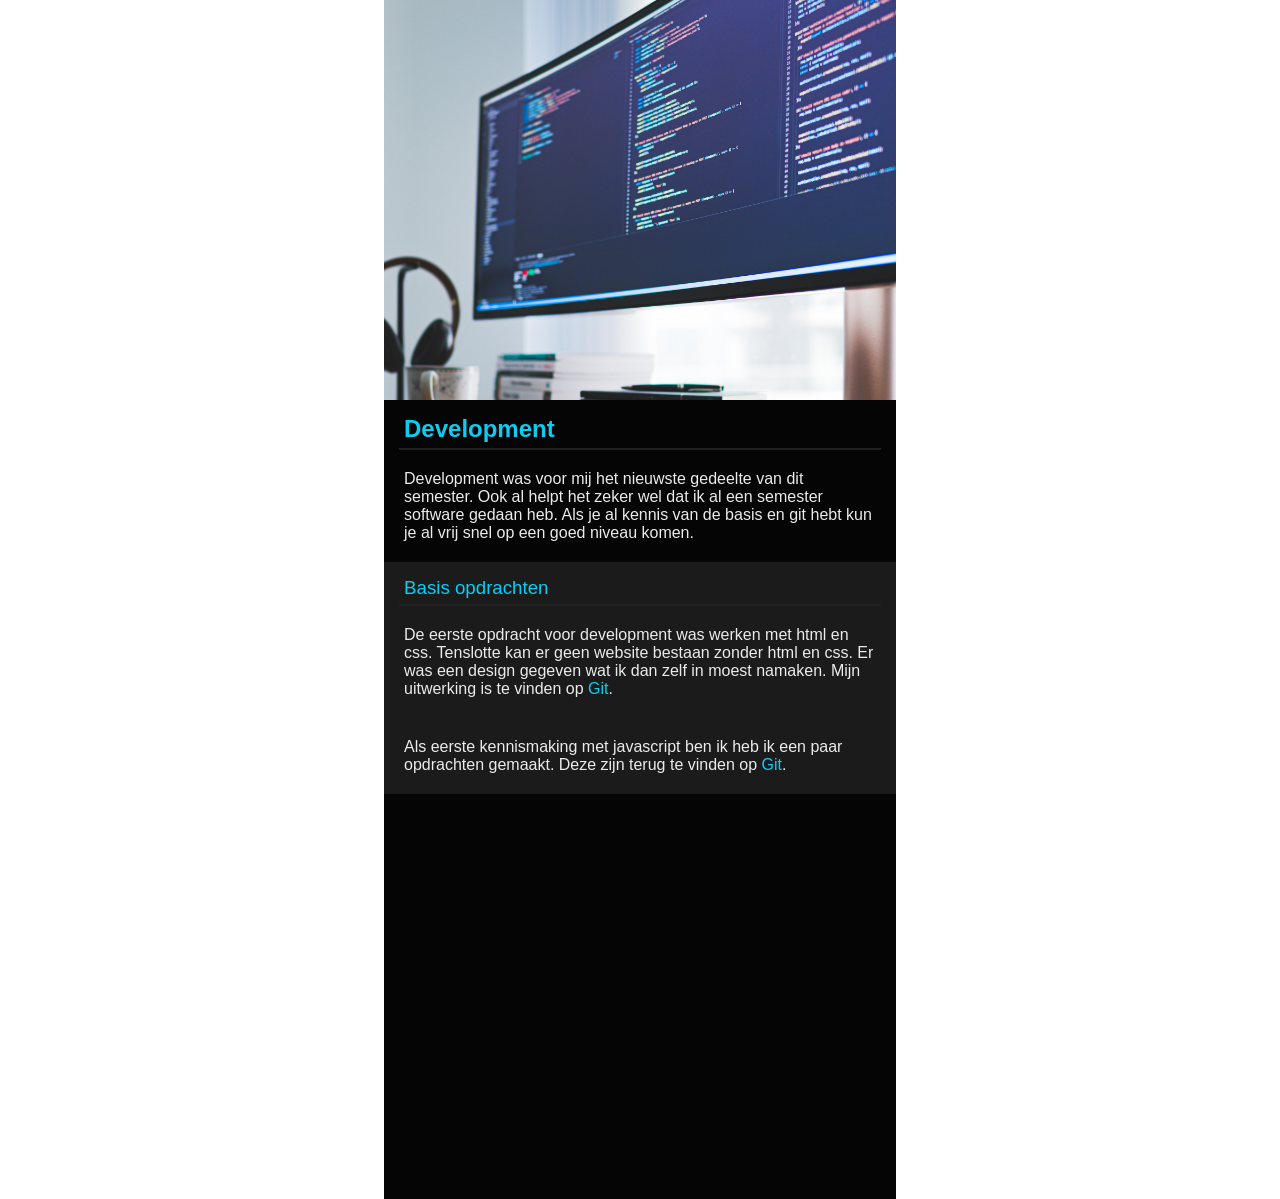
<file: Development.html>
<!DOCTYPE html>
<html lang="en">

<head>
    <meta charset="UTF-8">
    <meta name="viewport" content="width=device-width, initial-scale=1.0">
    <link rel="stylesheet" href="/Css/Index.css">
    <link rel="stylesheet" href="/Css/Dropup.css">
    <link rel="stylesheet" href="/Css/Layout.css">
    <title>Development - Martijn van Iersel</title>
</head>

<body>
    <div class="layout-hero">
        <img src="/Img/Development.jpg" alt="">
    </div>
    <div class="layout-overview">
        <section>
            <div class="layout-1">
                <h1>Development</h1>
                <hr class="rounded">
                <p>Development was voor mij het nieuwste gedeelte van dit semester. Ook al helpt het zeker wel dat ik al
                    een semester software gedaan heb. Als je al kennis van de basis en git hebt kun je al vrij snel op
                    een goed niveau komen.</p>
            </div>
        </section>
        <section>
            <div class="layout-2">
                <h3>Basis opdrachten</h3>
                <hr class="rounded">
                <p>De eerste opdracht voor development was werken met html en css. Tenslotte kan er geen website bestaan
                    zonder html en css. Er was een design gegeven wat ik dan zelf in moest namaken. Mijn uitwerking is
                    te vinden op <a href="https://git.fhict.nl/I512214/M-CactusShop-Flex">Git</a>.</p>
                <p>Als eerste kennismaking met javascript ben ik heb ik een paar opdrachten gemaakt. Deze zijn terug te
                    vinden op <a href="https://git.fhict.nl/I512214/m-eerstejavascriptprobeersel">Git</a>.</p>
            </div>
        </section>

        <section>
            <div class="layout-1 layout-3">
            </div>
        </section>
    </div>
</body>

</html>
</file>
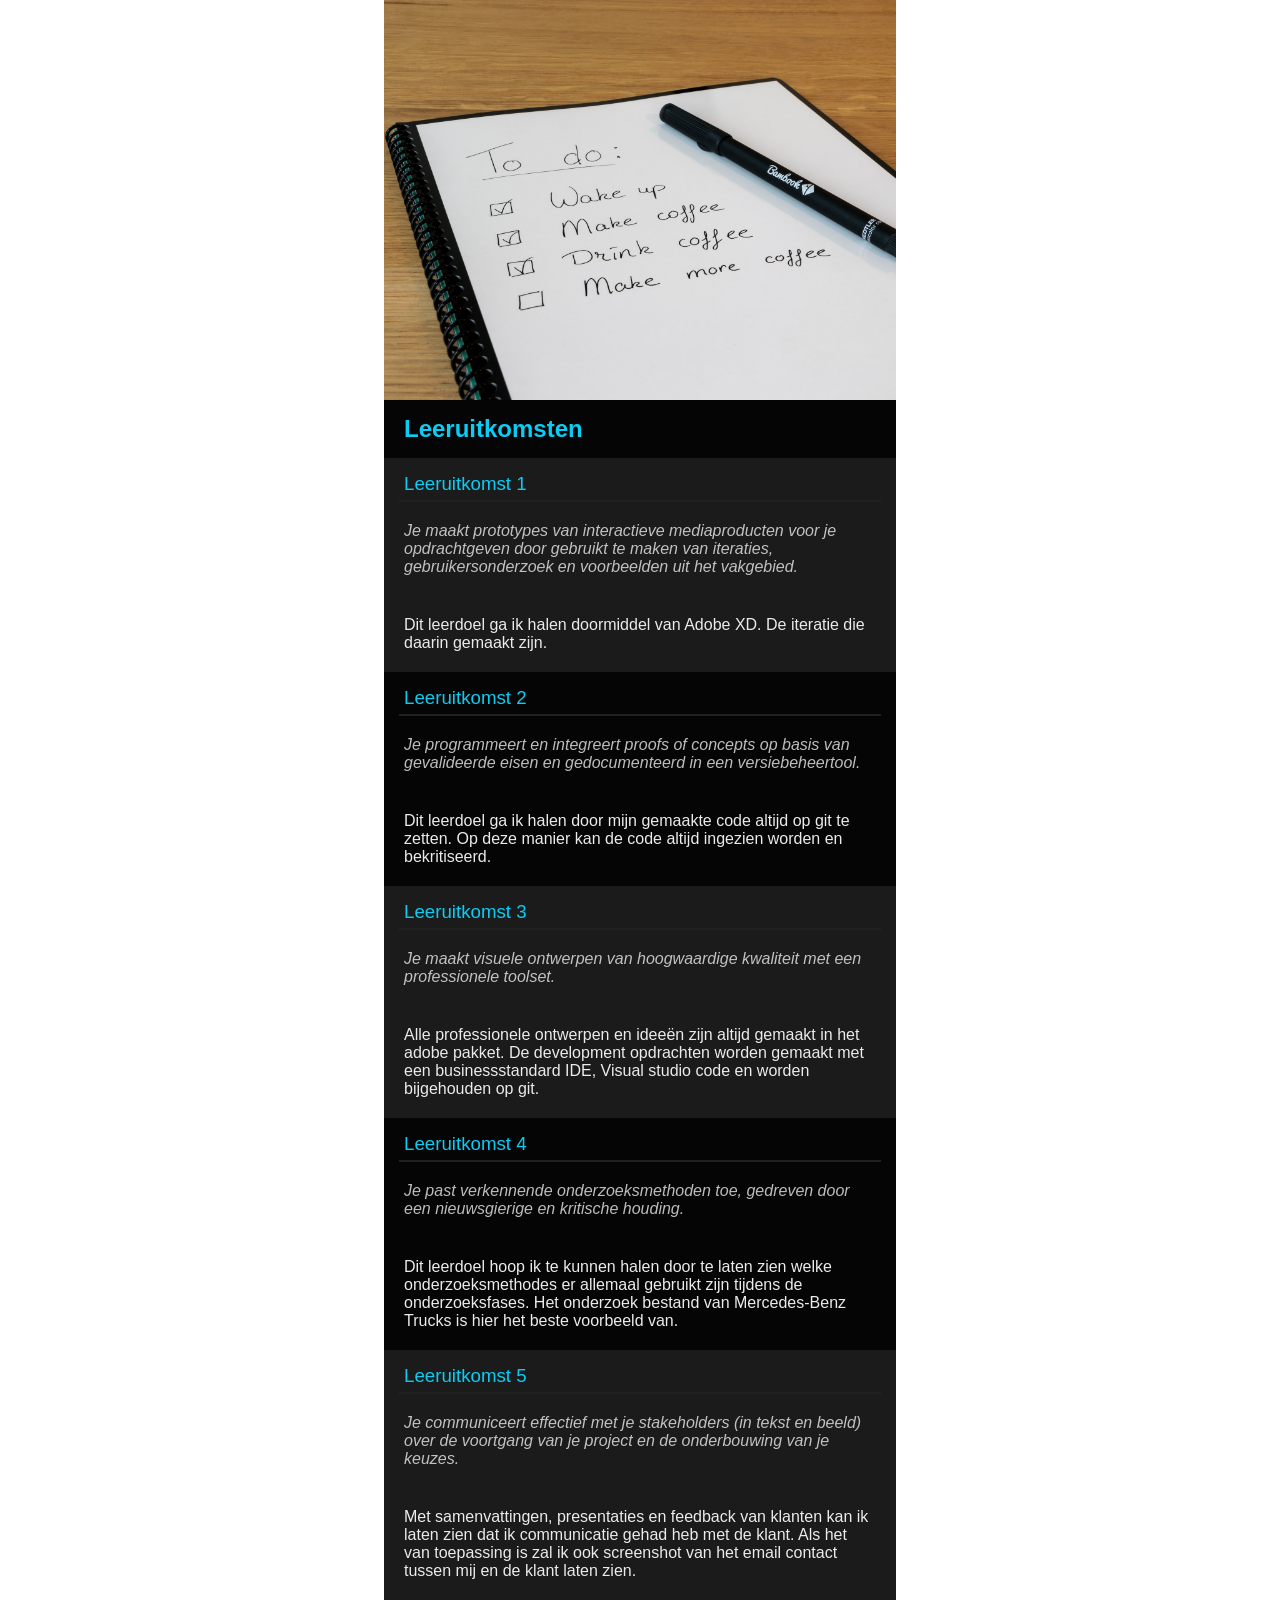
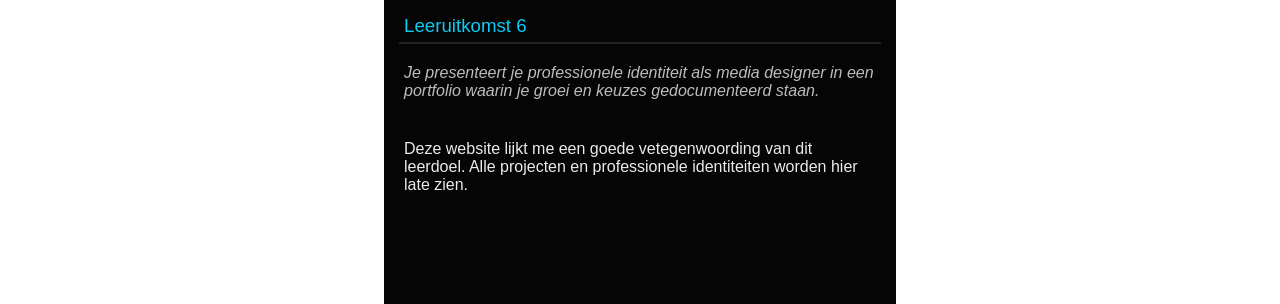
<file: Leeruitkomsten.html>
<!DOCTYPE html>
<html lang="en">

<head>
    <meta charset="UTF-8">
    <meta name="viewport" content="width=device-width, initial-scale=1.0">
    <link rel="stylesheet" href="/Css/Index.css">
    <link rel="stylesheet" href="/Css/Dropup.css">
    <link rel="stylesheet" href="/Css/Layout.css">
    <link rel="stylesheet" href="/Css/Leeruikomsten.css">
    <title>Leeruitkomsten - Martijn van Iersel</title>
</head>

<body>
    <div class="layout-hero">
        <img src="/Img/Leerdoelen.jpg" alt="">
    </div>
    <div class="layout-overview">
        <section>
            <div class="layout-1">
                <h1 style="padding-bottom: 15px;">Leeruitkomsten</h1>
            </div>
        </section>
        <section>
            <div class="layout-2">
            <h3>Leeruitkomst 1</h3>
                <hr class="rounded">
                <p class="italic">Je maakt prototypes van interactieve mediaproducten voor je opdrachtgeven door gebruikt te maken van iteraties, gebruikersonderzoek en voorbeelden uit het vakgebied.</p>
                <p>Dit leerdoel ga ik halen doormiddel van Adobe XD. De iteratie die daarin gemaakt zijn.</p>
            </div>
        </section>
        <section>
            <div class="layout-1">
            <h3>Leeruitkomst 2</h3>
                <hr class="rounded">
                <p class="italic">Je programmeert en integreert proofs of concepts op basis van gevalideerde eisen en gedocumenteerd in een versiebeheertool.</p>
                <p>Dit leerdoel ga ik halen door mijn gemaakte code altijd op git te zetten. Op deze manier kan de code altijd ingezien worden en bekritiseerd.</p>
            </div>
        </section>
        <section>
            <div class="layout-2">
            <h3>Leeruitkomst 3</h3>
                <hr class="rounded">
                <p class="italic">Je maakt visuele ontwerpen van hoogwaardige kwaliteit met een professionele toolset.</p>
                <p>Alle professionele ontwerpen en ideeën zijn altijd gemaakt in het adobe pakket. De development opdrachten worden gemaakt met een businessstandard IDE, Visual studio code en worden bijgehouden op git.</p>
            </div>
        </section>
        <section>
            <div class="layout-1">
            <h3>Leeruitkomst 4</h3>
                <hr class="rounded">
                <p class="italic">Je past verkennende onderzoeksmethoden toe, gedreven door een nieuwsgierige en kritische houding.</p>
                <p>Dit leerdoel hoop ik te kunnen halen door te laten zien welke onderzoeksmethodes er allemaal gebruikt zijn tijdens de onderzoeksfases. Het onderzoek bestand van Mercedes-Benz Trucks is hier het beste voorbeeld van.</p>
            </div>
        </section>
        <section>
            <div class="layout-2">
            <h3>Leeruitkomst 5</h3>
                <hr class="rounded">
                <p class="italic">Je communiceert effectief met je stakeholders (in tekst en beeld) over de voortgang van je project en de onderbouwing van je keuzes.</p>
                <p>Met samenvattingen, presentaties en feedback van klanten kan ik laten zien dat ik communicatie gehad heb met de klant. Als het van toepassing is zal ik ook screenshot van het email contact tussen mij en de klant laten zien.</p>
            </div>
        </section>
        <section>
            <div class="layout-1">
            <h3>Leeruitkomst 6</h3>
                <hr class="rounded">
                <p class="italic">Je presenteert je professionele identiteit als media designer in een portfolio waarin je groei en keuzes gedocumenteerd staan.</p>
                <p>Deze website lijkt me een goede vetegenwoording van dit leerdoel. Alle projecten en professionele identiteiten worden hier late zien.</p>
            </div>
        </section>
        <div class="lu-space"></div>
    </div>



</body>

</html>
</file>
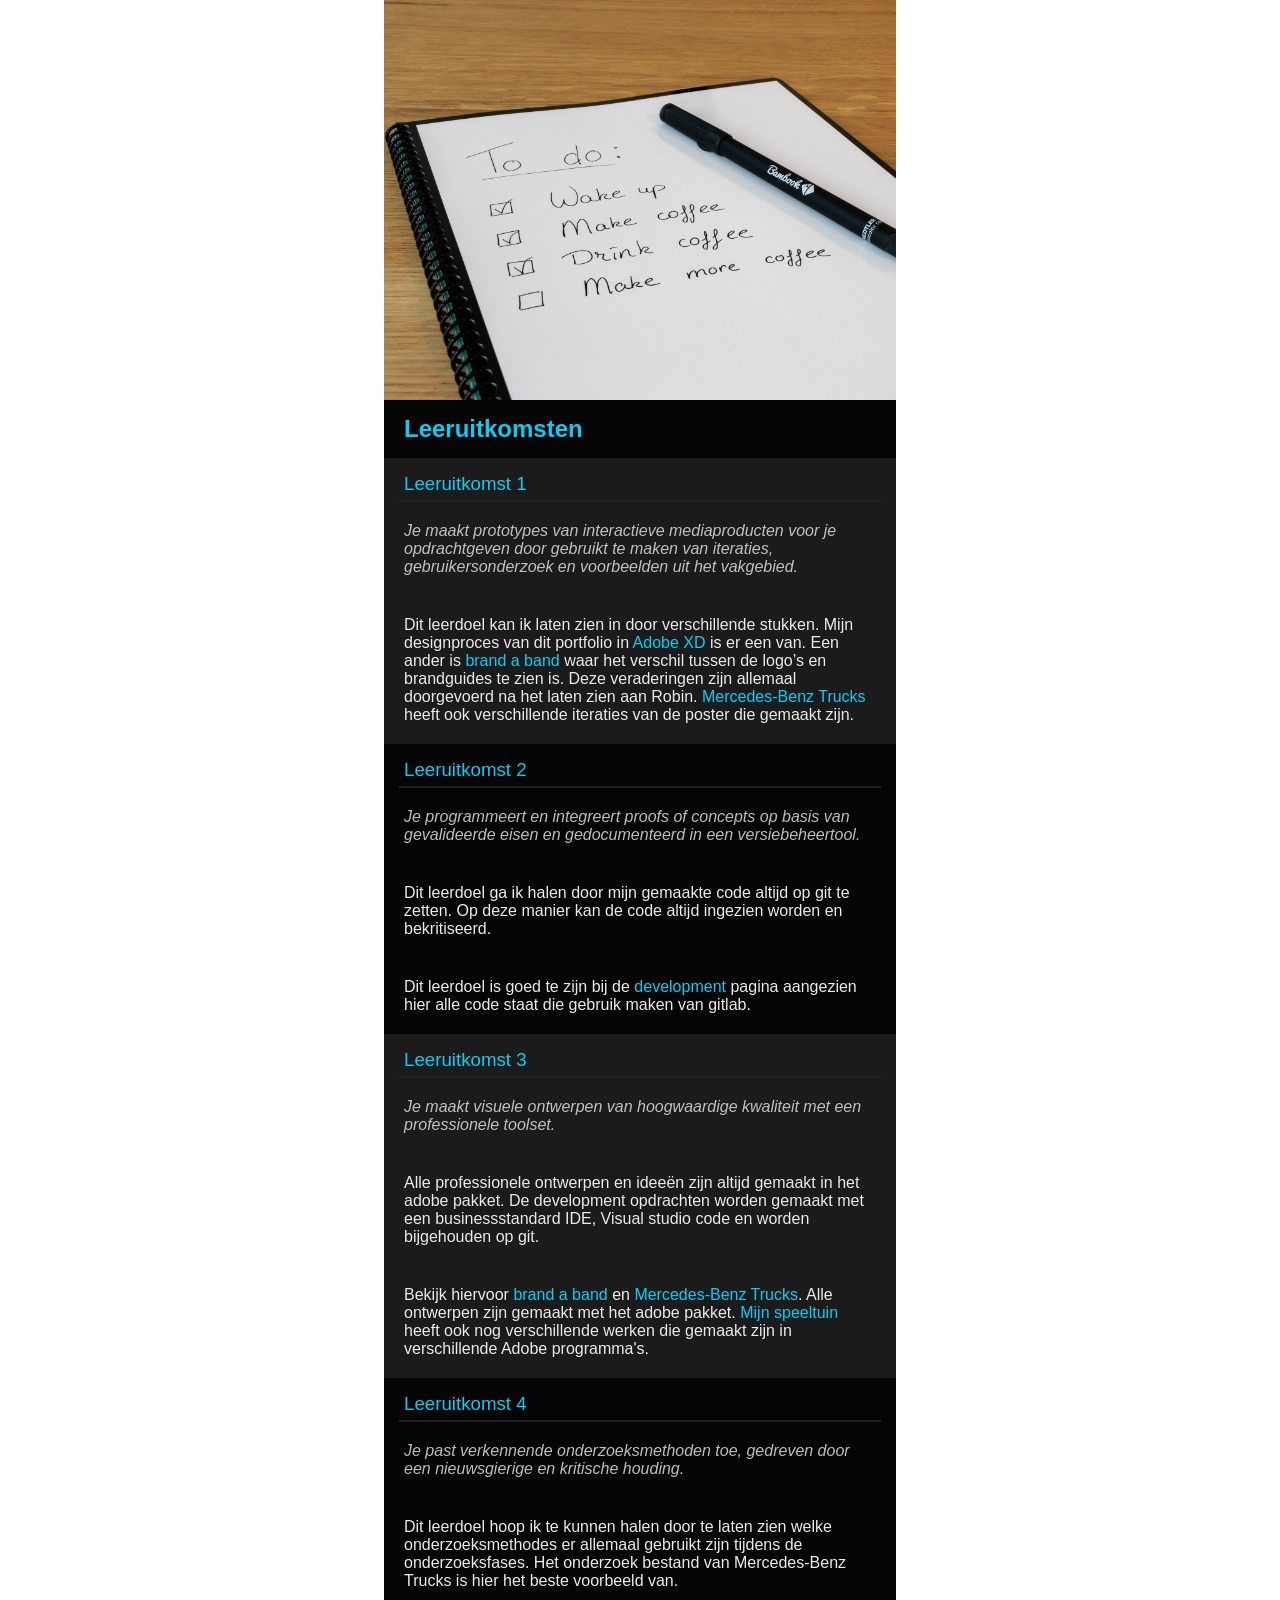
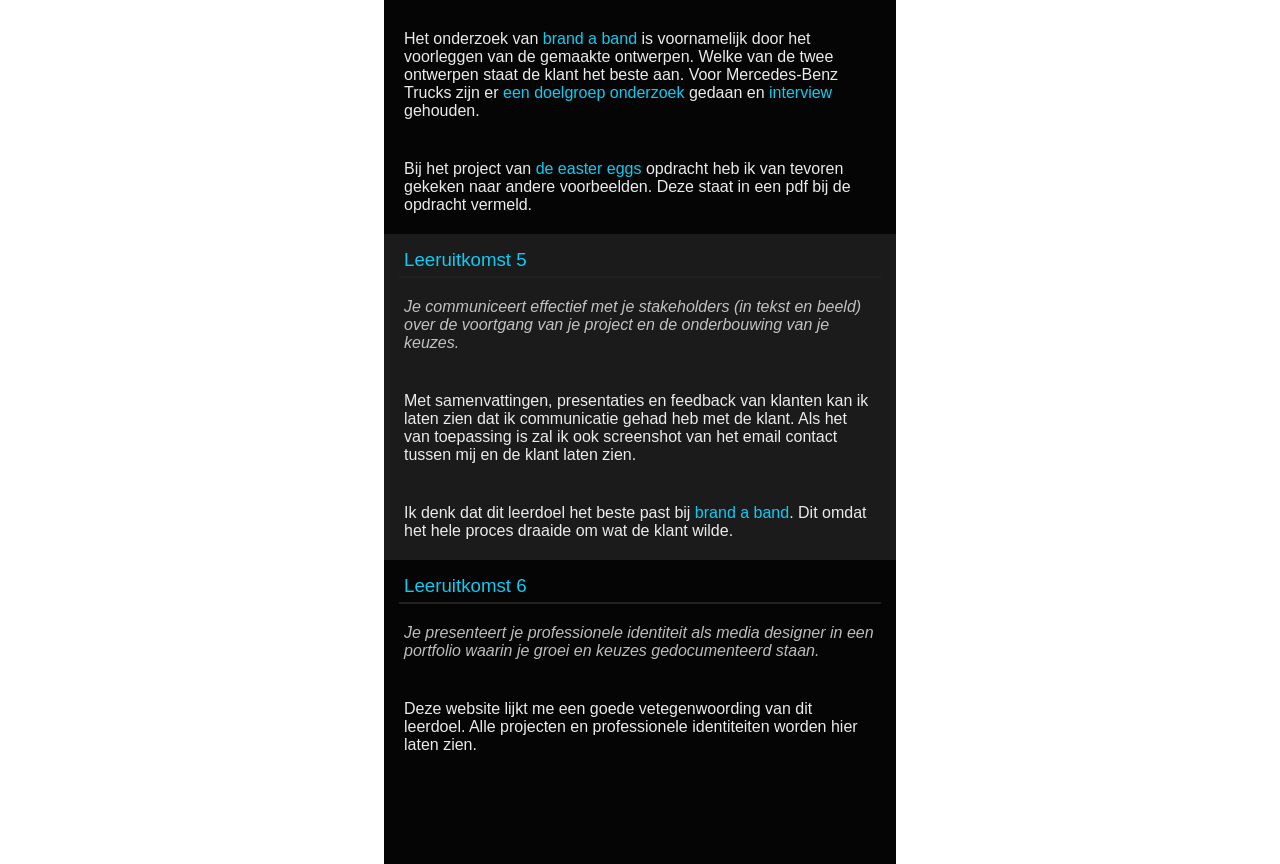
<file: leeruitkomsten.html>
<!DOCTYPE html>
<html lang="en">

<head>
    <meta charset="UTF-8">
    <meta name="viewport" content="width=device-width, initial-scale=1.0">
    <link rel="stylesheet" href="css/index.css">
    <link rel="stylesheet" href="css/dropup.css">
    <link rel="stylesheet" href="css/layout.css">
    <link rel="stylesheet" href="css/leeruikomsten.css">
    <title>Leeruitkomsten - Martijn van Iersel</title>
</head>

<body>
    <div class="layout-hero">
        <img src="images/Leerdoelen.jpg" alt="">
    </div>
    <div class="layout-overview">
        <section>
            <div class="layout-1">
                <h1 style="padding-bottom: 15px;">Leeruitkomsten</h1>
            </div>
        </section>
        <section>
            <div class="layout-2">
                <h3>Leeruitkomst 1</h3>
                <hr class="rounded">
                <p class="italic">Je maakt prototypes van interactieve mediaproducten voor je opdrachtgeven door
                    gebruikt te maken van iteraties, gebruikersonderzoek en voorbeelden uit het vakgebied.</p>

                <p>Dit leerdoel kan ik laten zien in door verschillende stukken. Mijn designproces van dit portfolio in
                    <a href="bewijs/interactief/Portfoliov2.pdf" target="_blank">Adobe
                        XD</a> is er een van. Een ander is <a href="robinvanzandt.html">brand a band</a> waar het
                    verschil tussen de logo’s en brandguides te zien is. Deze veraderingen zijn allemaal doorgevoerd na
                    het laten zien aan Robin. <a href="mercedesbenztrucks.html">Mercedes-Benz
                        Trucks</a> heeft ook verschillende iteraties van de poster die gemaakt zijn.
                </p>

            </div>
        </section>
        <section>
            <div class="layout-1">
                <h3>Leeruitkomst 2</h3>
                <hr class="rounded">
                <p class="italic">Je programmeert en integreert proofs of concepts op basis van gevalideerde eisen en
                    gedocumenteerd in een versiebeheertool.</p>
                <p>Dit leerdoel ga ik halen door mijn gemaakte code altijd op git te zetten. Op deze manier kan de code
                    altijd ingezien worden en bekritiseerd.</p>
                <p>Dit leerdoel is goed te zijn bij de <a href="development.html">development</a> pagina aangezien hier
                    alle code staat die gebruik maken van gitlab.</p>
            </div>
        </section>
        <section>
            <div class="layout-2">
                <h3>Leeruitkomst 3</h3>
                <hr class="rounded">
                <p class="italic">Je maakt visuele ontwerpen van hoogwaardige kwaliteit met een professionele toolset.
                </p>
                <p>Alle professionele ontwerpen en ideeën zijn altijd gemaakt in het adobe pakket. De development
                    opdrachten worden gemaakt met een businessstandard IDE, Visual studio code en worden bijgehouden op
                    git.</p>
                <p>Bekijk hiervoor <a href="robinvanzandt.html">brand a band</a> en <a
                        href="mercedesbenztrucks.html">Mercedes-Benz Trucks</a>. Alle ontwerpen zijn gemaakt met het
                    adobe pakket. <a href="mijnspeeltuin.html">Mijn speeltuin</a> heeft ook nog verschillende werken die
                    gemaakt zijn in verschillende Adobe programma's.</p>
            </div>
        </section>
        <section>
            <div class="layout-1">
                <h3>Leeruitkomst 4</h3>
                <hr class="rounded">
                <p class="italic">Je past verkennende onderzoeksmethoden toe, gedreven door een nieuwsgierige en
                    kritische houding.</p>
                <p>Dit leerdoel hoop ik te kunnen halen door te laten zien welke onderzoeksmethodes er allemaal gebruikt
                    zijn tijdens de onderzoeksfases. Het onderzoek bestand van Mercedes-Benz Trucks is hier het beste
                    voorbeeld van.</p>
                <p>Het onderzoek van <a href="robinvanzandt.html">brand a band</a> is voornamelijk door het voorleggen
                    van de gemaakte ontwerpen. Welke van de twee ontwerpen staat de klant het beste aan. Voor Mercedes-Benz
                    Trucks zijn er <a target="_blank" href="bewijs/mercedesbenztrucks/onderzoek/onderzoek.pdf">een
                        doelgroep onderzoek</a> gedaan en <a target="_blank" href="bewijs/mercedesbenztrucks/interview/MBT-onderzoek.pdf">interview</a> gehouden.</p>
                <p>Bij het project van <a target="_blank"
                        href="bewijs/development/eastereggs/easterEggOnderzoekV2.pdf">de easter eggs</a> opdracht heb ik
                    van tevoren gekeken
                    naar andere voorbeelden. Deze staat in een pdf bij de opdracht vermeld.</p>
            </div>
        </section>
        <section>
            <div class="layout-2">
                <h3>Leeruitkomst 5</h3>
                <hr class="rounded">
                <p class="italic">Je communiceert effectief met je stakeholders (in tekst en beeld) over de voortgang
                    van je project en de onderbouwing van je keuzes.</p>
                <p>Met samenvattingen, presentaties en feedback van klanten kan ik laten zien dat ik communicatie gehad
                    heb met de klant. Als het van toepassing is zal ik ook screenshot van het email contact tussen mij
                    en de klant laten zien.</p>
                <p>Ik denk dat dit leerdoel het beste past bij <a href="robinvanzandt.html">brand a band</a>. Dit omdat
                    het hele proces draaide om wat de klant wilde.</p>
            </div>
        </section>
        <section>
            <div class="layout-1">
                <h3>Leeruitkomst 6</h3>
                <hr class="rounded">
                <p class="italic">Je presenteert je professionele identiteit als media designer in een portfolio waarin
                    je groei en keuzes gedocumenteerd staan.</p>
                <p>Deze website lijkt me een goede vetegenwoording van dit leerdoel. Alle projecten en professionele
                    identiteiten worden hier laten zien.</p>
            </div>
        </section>
        <div class="lu-space"></div>
    </div>



</body>

</html>
</file>
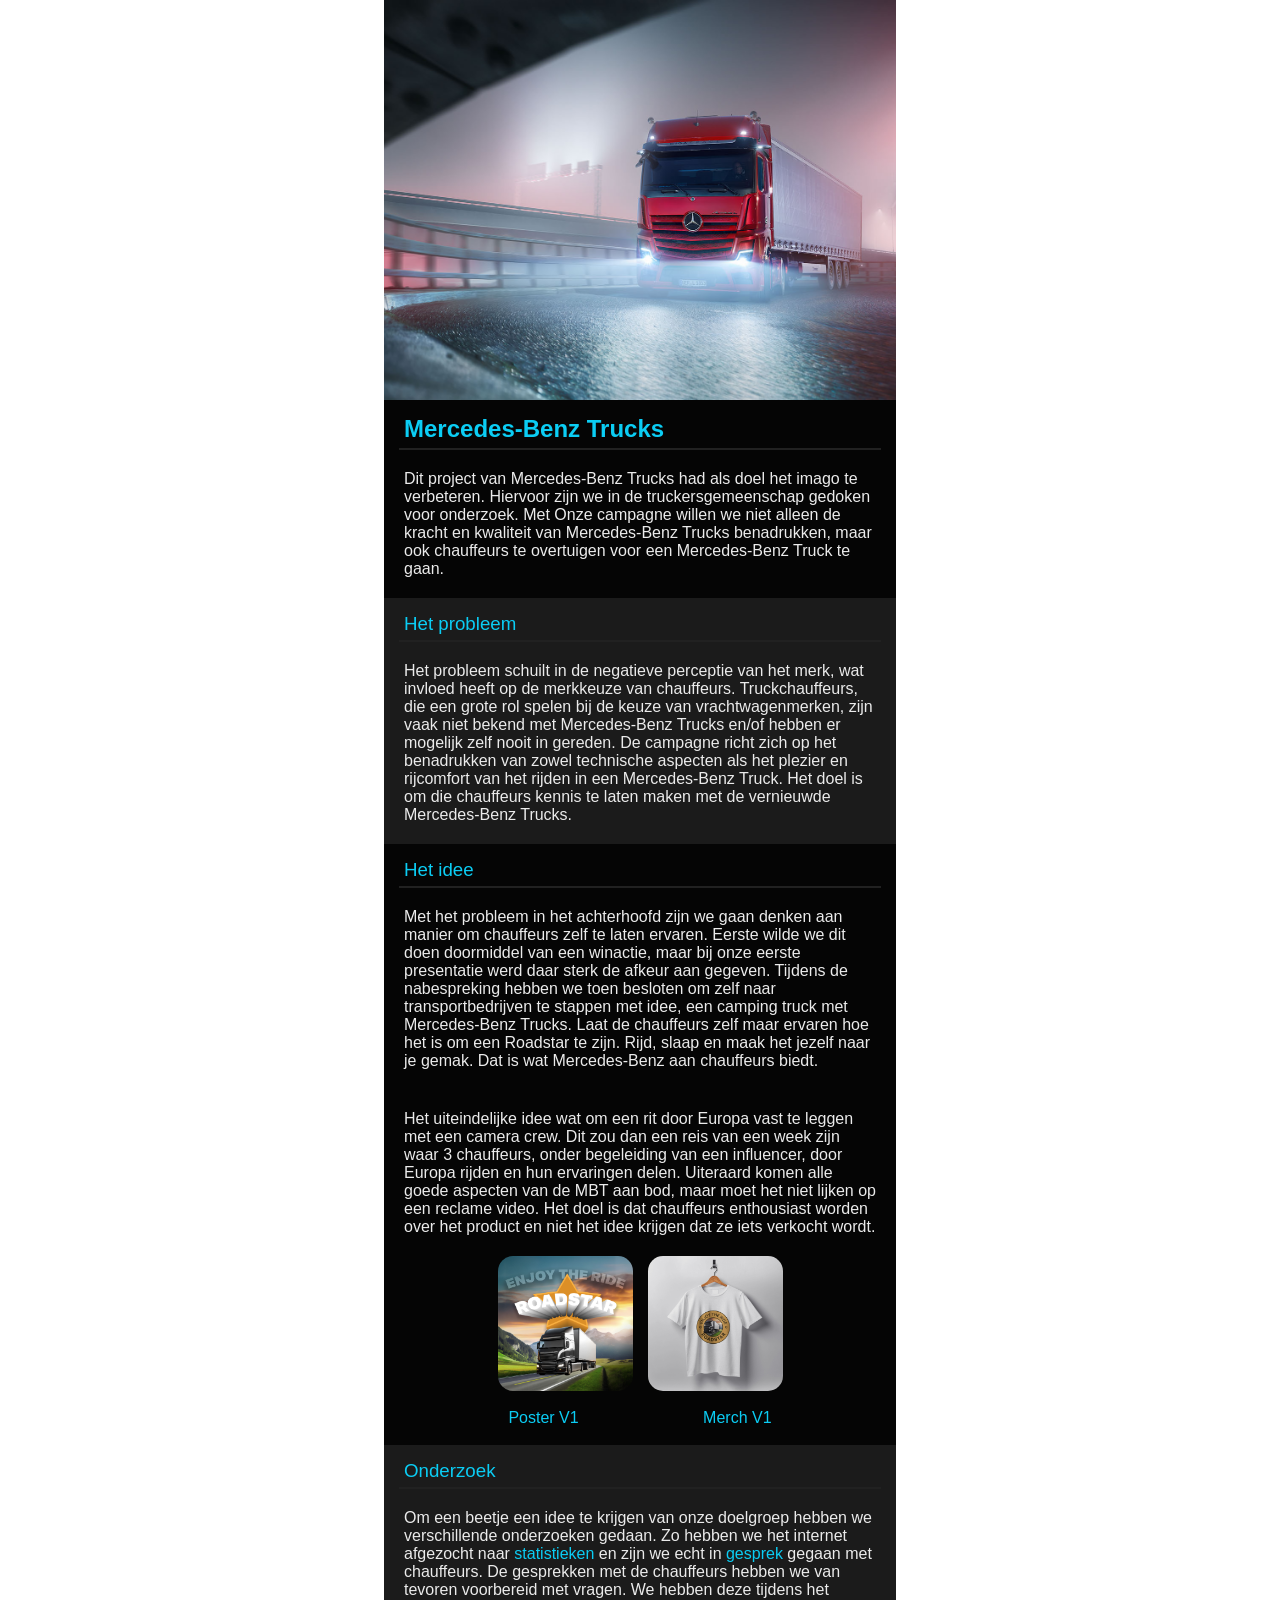
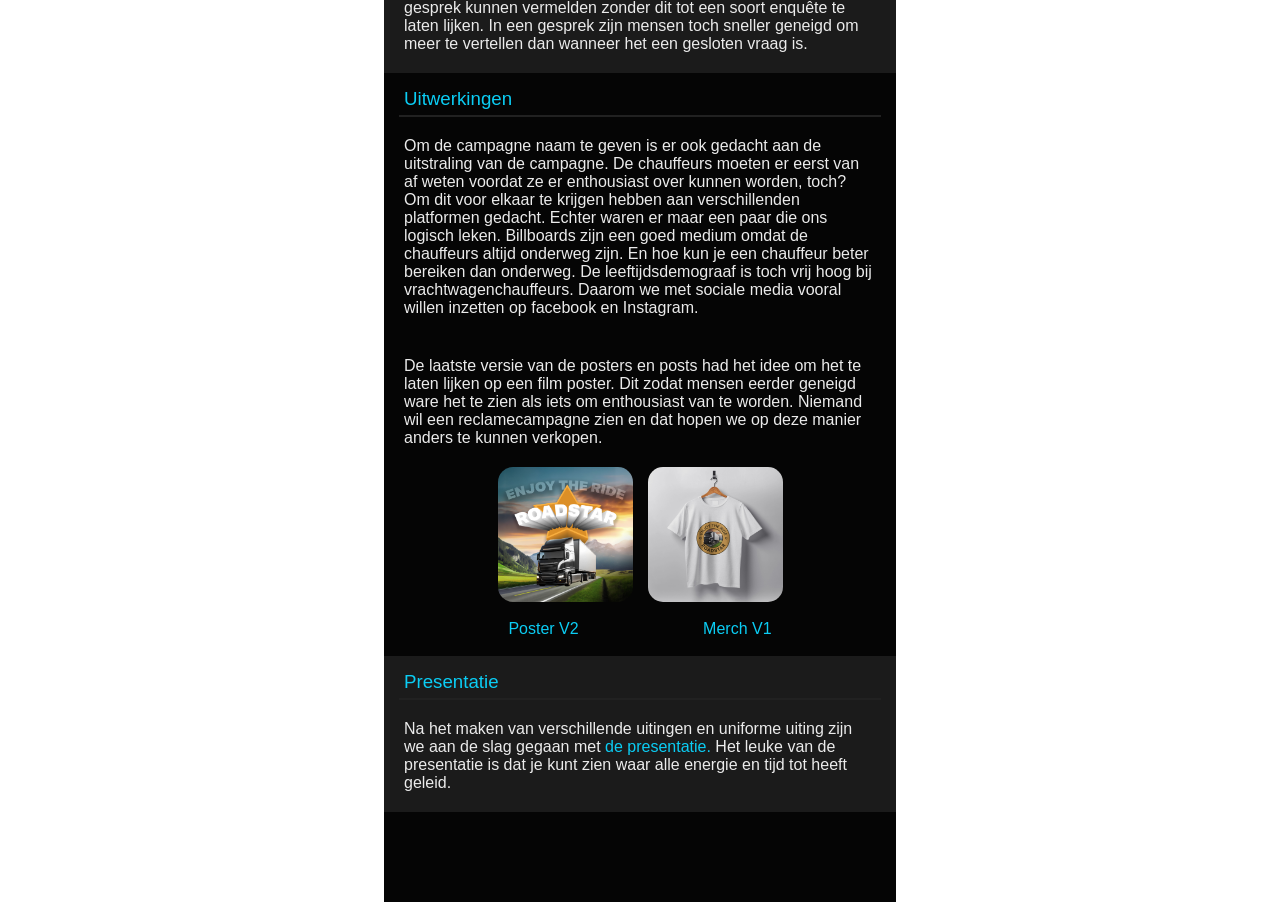
<file: Mercedesbenztrucks.html>
<!DOCTYPE html>
<html lang="en">

<head>
    <meta charset="UTF-8">
    <meta name="viewport" content="width=device-width, initial-scale=1.0">
    <link rel="stylesheet" href="/Css/Index.css">
    <link rel="stylesheet" href="/Css/Dropup.css">
    <link rel="stylesheet" href="/Css/Layout.css">
    <link rel="stylesheet" href="/Css/MercedesBenzTrucks.css">
    <title>Mercedes-Benz trucks - Martijn van Iersel</title>
</head>

<body>
    <div class="layout-hero">
        <img src="/Img/Actros.jpg" alt="">
    </div>

    <div class="layout-overview">
        <section>
            <div class="layout-1">
                <h1>Mercedes-Benz Trucks</h1>
                <hr class="rounded">
                <p>Dit project van Mercedes-Benz Trucks had als doel het imago te verbeteren. Hiervoor zijn we in de
                    truckersgemeenschap gedoken voor onderzoek. Met Onze campagne willen we niet alleen de kracht en
                    kwaliteit van Mercedes-Benz Trucks benadrukken, maar ook chauffeurs te overtuigen voor een
                    Mercedes-Benz
                    Truck te gaan.</p>
            </div>
        </section>

        <section>
            <div class="layout-2">
                <h3>Het probleem</h3>
                <hr class="rounded">
                <p>Het probleem schuilt in de negatieve perceptie van het merk, wat invloed heeft op de merkkeuze van
                    chauffeurs. Truckchauffeurs, die een grote rol spelen bij de keuze van vrachtwagenmerken, zijn vaak
                    niet bekend met Mercedes-Benz Trucks en/of hebben er mogelijk zelf nooit in gereden. De campagne
                    richt zich op het benadrukken van zowel technische aspecten als het plezier en rijcomfort van het
                    rijden in een Mercedes-Benz Truck. Het doel is om die chauffeurs kennis te laten maken met de
                    vernieuwde Mercedes-Benz Trucks.</p>
            </div>
        </section>

        <section>
            <div class="layout-1">
                <h3>Het idee</h3>
                <hr class="rounded">
                <p>Met het probleem in het achterhoofd zijn we gaan denken aan manier om chauffeurs zelf te laten
                    ervaren. Eerste wilde we dit doen doormiddel van een winactie, maar bij onze eerste presentatie werd
                    daar sterk de afkeur aan gegeven. Tijdens de nabespreking hebben we toen besloten om zelf naar
                    transportbedrijven te stappen met idee, een camping truck met Mercedes-Benz Trucks. Laat de
                    chauffeurs zelf maar ervaren hoe het is om een Roadstar te zijn. Rijd, slaap en maak het jezelf naar
                    je gemak. Dat is wat Mercedes-Benz aan chauffeurs biedt.</p>
                <p>Het uiteindelijke idee wat om een rit door Europa vast te leggen met een camera crew. Dit zou dan een
                    reis van een week zijn waar 3 chauffeurs, onder begeleiding van een influencer, door Europa rijden
                    en hun ervaringen delen. Uiteraard komen alle goede aspecten van de MBT aan bod, maar moet het niet
                    lijken op een reclame video. Het doel is dat chauffeurs enthousiast worden over het product en niet
                    het idee krijgen dat ze iets verkocht wordt.</p>
                <section>
                    <div class="sm-img-div">
                        <img src="/Img/MBT-poster.jpg" alt="Brandguide versie 1">
                        <img src="/Img/MBT-shirt.jpg" alt="">
                    </div>
                    <div class="sm-text-div">
                        <a href="https://i512214.hera.fhict.bewijslasten">Poster V1</a>
                        <a href="https://i512214.hera.fhict.bewijslasten">Merch V1</a>
                    </div>
                </section>
            </div>
        </section>
        <section>
            <div class="layout-2">
                <h3>Onderzoek</h3>
                <hr class="rounded">
                <p>Om een beetje een idee te krijgen van onze doelgroep hebben we verschillende onderzoeken gedaan. Zo
                    hebben we het internet afgezocht naar <a href="">statistieken</a> en zijn we echt in <a href="">gesprek</a> gegaan met chauffeurs.
                    De gesprekken met de chauffeurs hebben we van tevoren voorbereid met vragen. We hebben deze tijdens
                    het gesprek kunnen vermelden zonder dit tot een soort enquête te laten lijken. In een gesprek zijn
                    mensen toch sneller geneigd om meer te vertellen dan wanneer het een gesloten vraag is.</p>
            </div>
        </section>
        <section>
            <div class="layout-1">
                <h3>Uitwerkingen</h3>
                <hr class="rounded">
                <p>Om de campagne naam te geven is er ook gedacht aan de uitstraling van de campagne. De chauffeurs
                    moeten er eerst van af weten voordat ze er enthousiast over kunnen worden, toch? Om dit voor elkaar
                    te krijgen hebben aan verschillenden platformen gedacht. Echter waren er maar een paar die ons
                    logisch leken. Billboards zijn een goed medium omdat de chauffeurs altijd onderweg zijn. En hoe kun
                    je een chauffeur beter bereiken dan onderweg. De leeftijdsdemograaf is toch vrij hoog bij
                    vrachtwagenchauffeurs. Daarom we met sociale media vooral willen inzetten op facebook en Instagram.
                </p>
                <p>De laatste versie van de posters en posts had het idee om het te laten lijken op een film poster. Dit
                    zodat mensen eerder geneigd ware het te zien als iets om enthousiast van te worden. Niemand wil een
                    reclamecampagne zien en dat hopen we op deze manier anders te kunnen verkopen. </p>
                <section>
                    <div class="sm-img-div">
                        <img src="/Img/MBT-poster.jpg" alt="Brandguide versie 1">
                        <img src="/Img/MBT-shirt.jpg" alt="">
                    </div>
                    <div class="sm-text-div">
                        <a href="https://i512214.hera.fhict.bewijslasten">Poster V2</a>
                        <a href="https://i512214.hera.fhict.bewijslasten">Merch V1</a>
                    </div>
                </section>
            </div>
        </section>
        <section>
            <div class="layout-2">
                <h3>Presentatie</h3>
                <hr class="rounded">
                <p>Na het maken van verschillende uitingen en uniforme uiting zijn we aan de slag gegaan met <a
                        href="">de presentatie.</a>
                    Het leuke van de presentatie is dat je kunt zien waar alle energie en tijd tot
                    heeft
                    geleid.</p>
            </div>
        </section>
        <div class="balk"></div>
    </div>
</body>

</html>
</file>
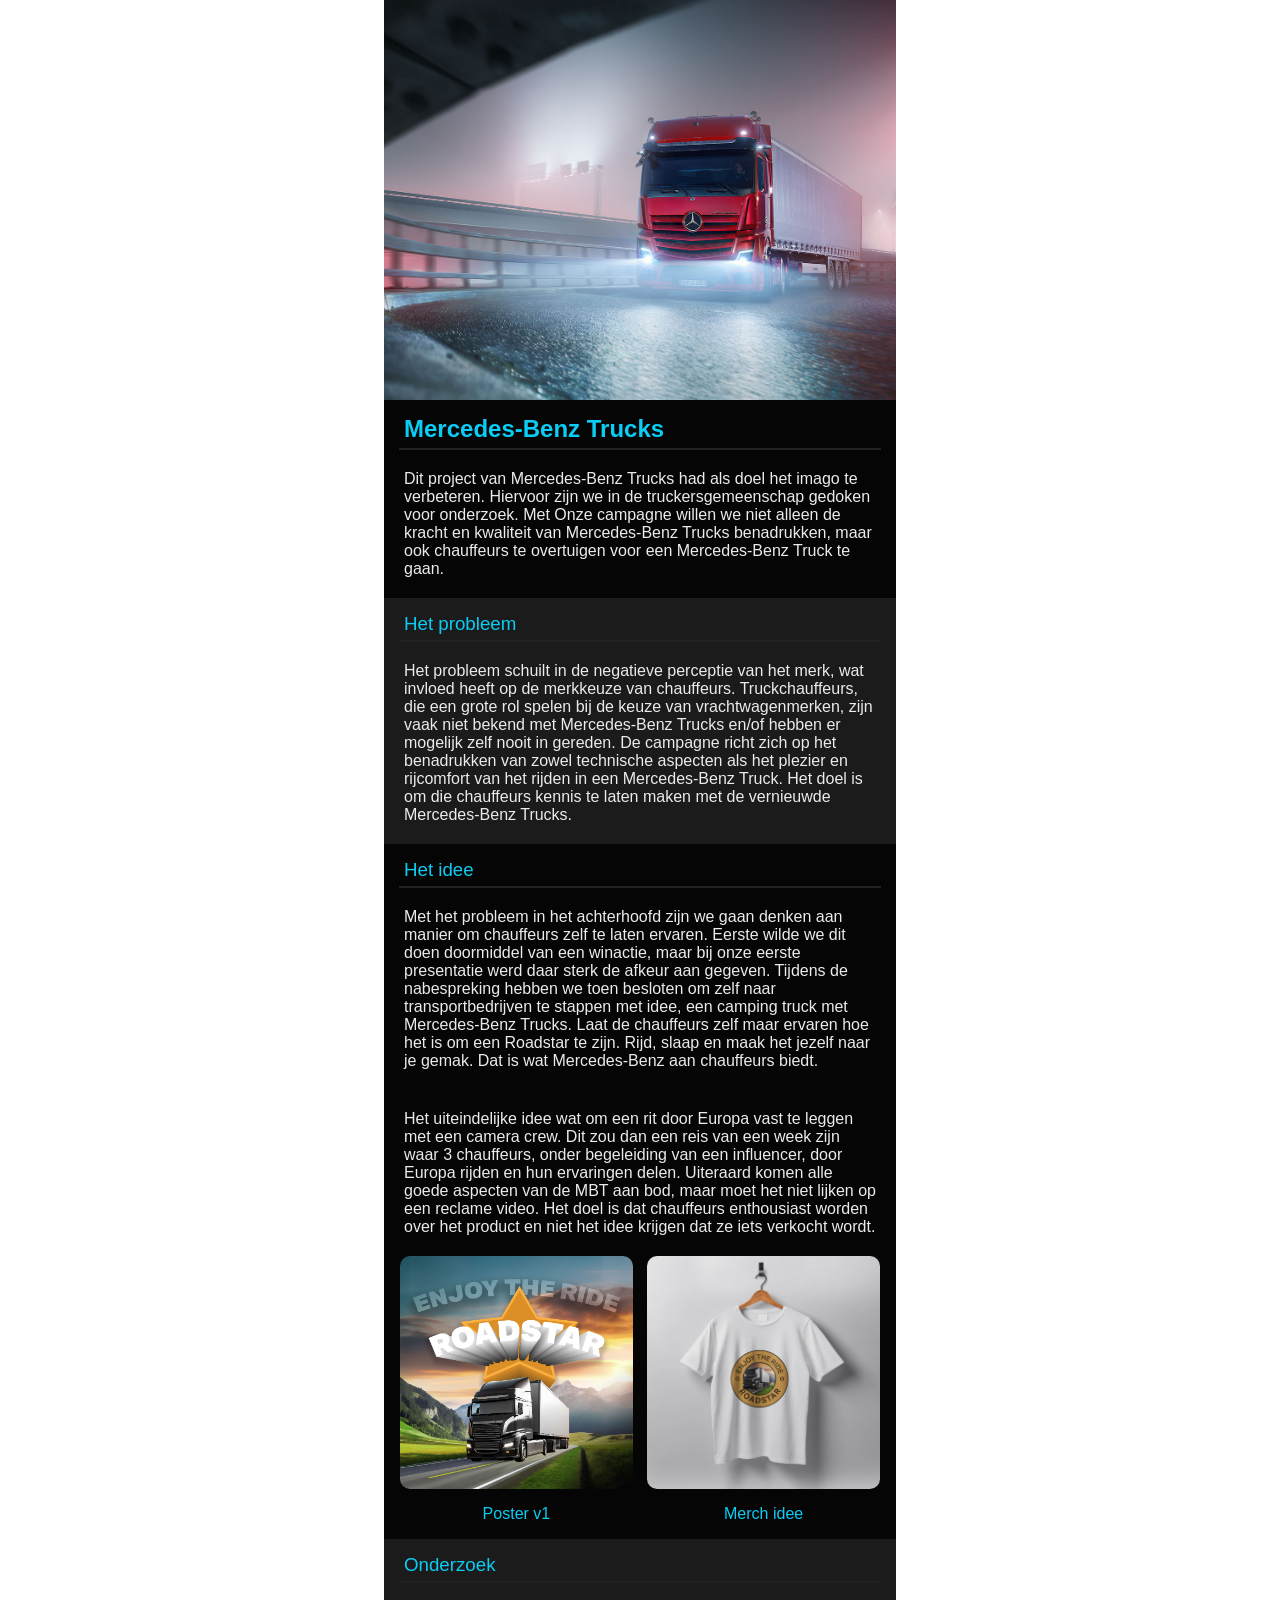
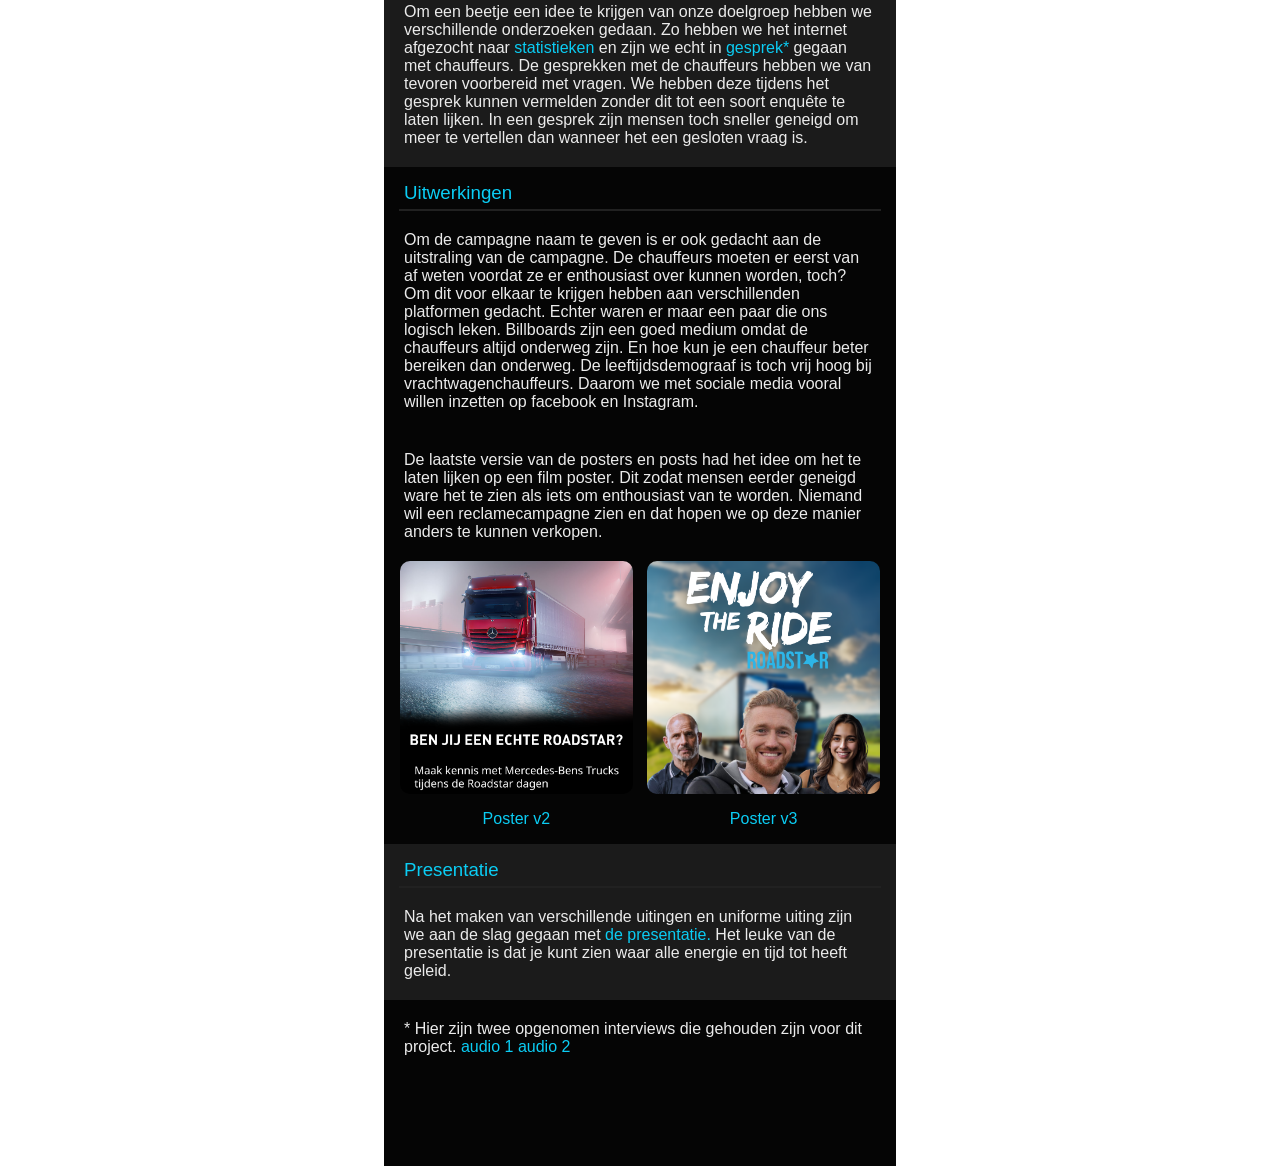
<file: mercedesbenztrucks.html>
<!DOCTYPE html>
<html lang="en">

<head>
    <meta charset="UTF-8">
    <meta name="viewport" content="width=device-width, initial-scale=1.0">
    <link rel="stylesheet" href="css/index.css">
    <link rel="stylesheet" href="css/dropup.css">
    <link rel="stylesheet" href="css/layout.css">
    <link rel="stylesheet" href="css/mercedesbenztrucks.css">
    <title>Mercedes-Benz trucks - Martijn van Iersel</title>
</head>

<body>
    <div class="layout-hero">
        <img src="images/Actros.jpg" alt="">
    </div>

    <div class="layout-overview">
        <section>
            <div class="layout-1">
                <h1>Mercedes-Benz Trucks</h1>
                <hr class="rounded">
                <p>Dit project van Mercedes-Benz Trucks had als doel het imago te verbeteren. Hiervoor zijn we in de
                    truckersgemeenschap gedoken voor onderzoek. Met Onze campagne willen we niet alleen de kracht en
                    kwaliteit van Mercedes-Benz Trucks benadrukken, maar ook chauffeurs te overtuigen voor een
                    Mercedes-Benz
                    Truck te gaan.</p>
            </div>
        </section>

        <section>
            <div class="layout-2">
                <h3>Het probleem</h3>
                <hr class="rounded">
                <p>Het probleem schuilt in de negatieve perceptie van het merk, wat invloed heeft op de merkkeuze van
                    chauffeurs. Truckchauffeurs, die een grote rol spelen bij de keuze van vrachtwagenmerken, zijn vaak
                    niet bekend met Mercedes-Benz Trucks en/of hebben er mogelijk zelf nooit in gereden. De campagne
                    richt zich op het benadrukken van zowel technische aspecten als het plezier en rijcomfort van het
                    rijden in een Mercedes-Benz Truck. Het doel is om die chauffeurs kennis te laten maken met de
                    vernieuwde Mercedes-Benz Trucks.</p>
            </div>
        </section>

        <section>
            <div class="layout-1">
                <h3>Het idee</h3>
                <hr class="rounded">
                <p>Met het probleem in het achterhoofd zijn we gaan denken aan manier om chauffeurs zelf te laten
                    ervaren. Eerste wilde we dit doen doormiddel van een winactie, maar bij onze eerste presentatie werd
                    daar sterk de afkeur aan gegeven. Tijdens de nabespreking hebben we toen besloten om zelf naar
                    transportbedrijven te stappen met idee, een camping truck met Mercedes-Benz Trucks. Laat de
                    chauffeurs zelf maar ervaren hoe het is om een Roadstar te zijn. Rijd, slaap en maak het jezelf naar
                    je gemak. Dat is wat Mercedes-Benz aan chauffeurs biedt.</p>
                <p>Het uiteindelijke idee wat om een rit door Europa vast te leggen met een camera crew. Dit zou dan een
                    reis van een week zijn waar 3 chauffeurs, onder begeleiding van een influencer, door Europa rijden
                    en hun ervaringen delen. Uiteraard komen alle goede aspecten van de MBT aan bod, maar moet het niet
                    lijken op een reclame video. Het doel is dat chauffeurs enthousiast worden over het product en niet
                    het idee krijgen dat ze iets verkocht wordt.</p>

                <section>
                    <div class="sm-double-img-div">
                        <div class="sm-image-flex">
                            <img src="images/MBT-poster.jpg" alt="">
                            <a href="./bewijs/mercedesbenztrucks/poster/poster-1.2.png" target="_blank">Poster v1</a>
                        </div>
                        <div class="sm-image-flex">
                            <img src="images/MBT-shirt.jpg" alt="">
                            <a href="./bewijs/mercedesbenztrucks/merch/t-shirt-mockup.png" target="_blank">Merch
                                idee</a>
                        </div>
                </section>

            </div>
        </section>
        <section>
            <div class="layout-2">
                <h3>Onderzoek</h3>
                <hr class="rounded">
                <p>Om een beetje een idee te krijgen van onze doelgroep hebben we verschillende onderzoeken gedaan. Zo
                    hebben we het internet afgezocht naar <a href="./bewijs/mercedesbenztrucks/onderzoek/onderzoek.pdf"
                        target="_blank">statistieken</a> en zijn we echt in
                    <a href="./bewijs/mercedesbenztrucks/interview/MBT-onderzoek.pdf" target="_blank">gesprek*</a>
                    gegaan met
                    chauffeurs.
                    De gesprekken met de chauffeurs hebben we van tevoren voorbereid met vragen. We hebben deze tijdens
                    het gesprek kunnen vermelden zonder dit tot een soort enquête te laten lijken. In een gesprek zijn
                    mensen toch sneller geneigd om meer te vertellen dan wanneer het een gesloten vraag is.
                </p>
            </div>
        </section>
        <section>
            <div class="layout-1">
                <h3>Uitwerkingen</h3>
                <hr class="rounded">
                <p>Om de campagne naam te geven is er ook gedacht aan de uitstraling van de campagne. De chauffeurs
                    moeten er eerst van af weten voordat ze er enthousiast over kunnen worden, toch? Om dit voor elkaar
                    te krijgen hebben aan verschillenden platformen gedacht. Echter waren er maar een paar die ons
                    logisch leken. Billboards zijn een goed medium omdat de chauffeurs altijd onderweg zijn. En hoe kun
                    je een chauffeur beter bereiken dan onderweg. De leeftijdsdemograaf is toch vrij hoog bij
                    vrachtwagenchauffeurs. Daarom we met sociale media vooral willen inzetten op facebook en Instagram.
                </p>
                <p>De laatste versie van de posters en posts had het idee om het te laten lijken op een film poster. Dit
                    zodat mensen eerder geneigd ware het te zien als iets om enthousiast van te worden. Niemand wil een
                    reclamecampagne zien en dat hopen we op deze manier anders te kunnen verkopen. </p>

                <section>
                    <div class="sm-double-img-div">
                        <div class="sm-image-flex">
                            <img src="./images/mbt/posters/poster-2-cover.png" alt="">
                            <a href="./bewijs/mercedesbenztrucks/poster/poster-2.png" target="_blank">Poster v2</a>
                        </div>
                        <div class="sm-image-flex">
                            <img src="./images/mbt/posters/poster-3-cover.png" alt="">
                            <a href="./bewijs/mercedesbenztrucks/poster/poster-3.png" target="_blank">Poster v3</a>
                        </div>
                    </div>
                </section>

            </div>
        </section>
        <section>
            <div class="layout-2">
                <h3>Presentatie</h3>
                <hr class="rounded">
                <p>Na het maken van verschillende uitingen en uniforme uiting zijn we aan de slag gegaan met <a
                        href="./bewijs/mercedesbenztrucks/presentatie/Roadstar.pdf" target="_blank">de presentatie.</a>
                    Het leuke van de presentatie is dat je kunt zien waar alle energie en tijd tot
                    heeft
                    geleid.</p>
            </div>
        </section>
        <section>
            <div class="layout-1">
                <div class="">
                    <p>* Hier zijn twee opgenomen interviews die gehouden zijn voor dit project. <a
                            href="./bewijs/mercedesbenztrucks/interview/audio/MBT-interview-1.mp3" target="_blank">audio
                            1</a>
                        <a href="./bewijs/mercedesbenztrucks/interview/audio/MBT-interview-2.mp3" target="_blank">audio
                            2</a>
                    </p>
                </div>
            </div>
        </section>
        <div class="balk"></div>
    </div>
</body>

</html>
</file>
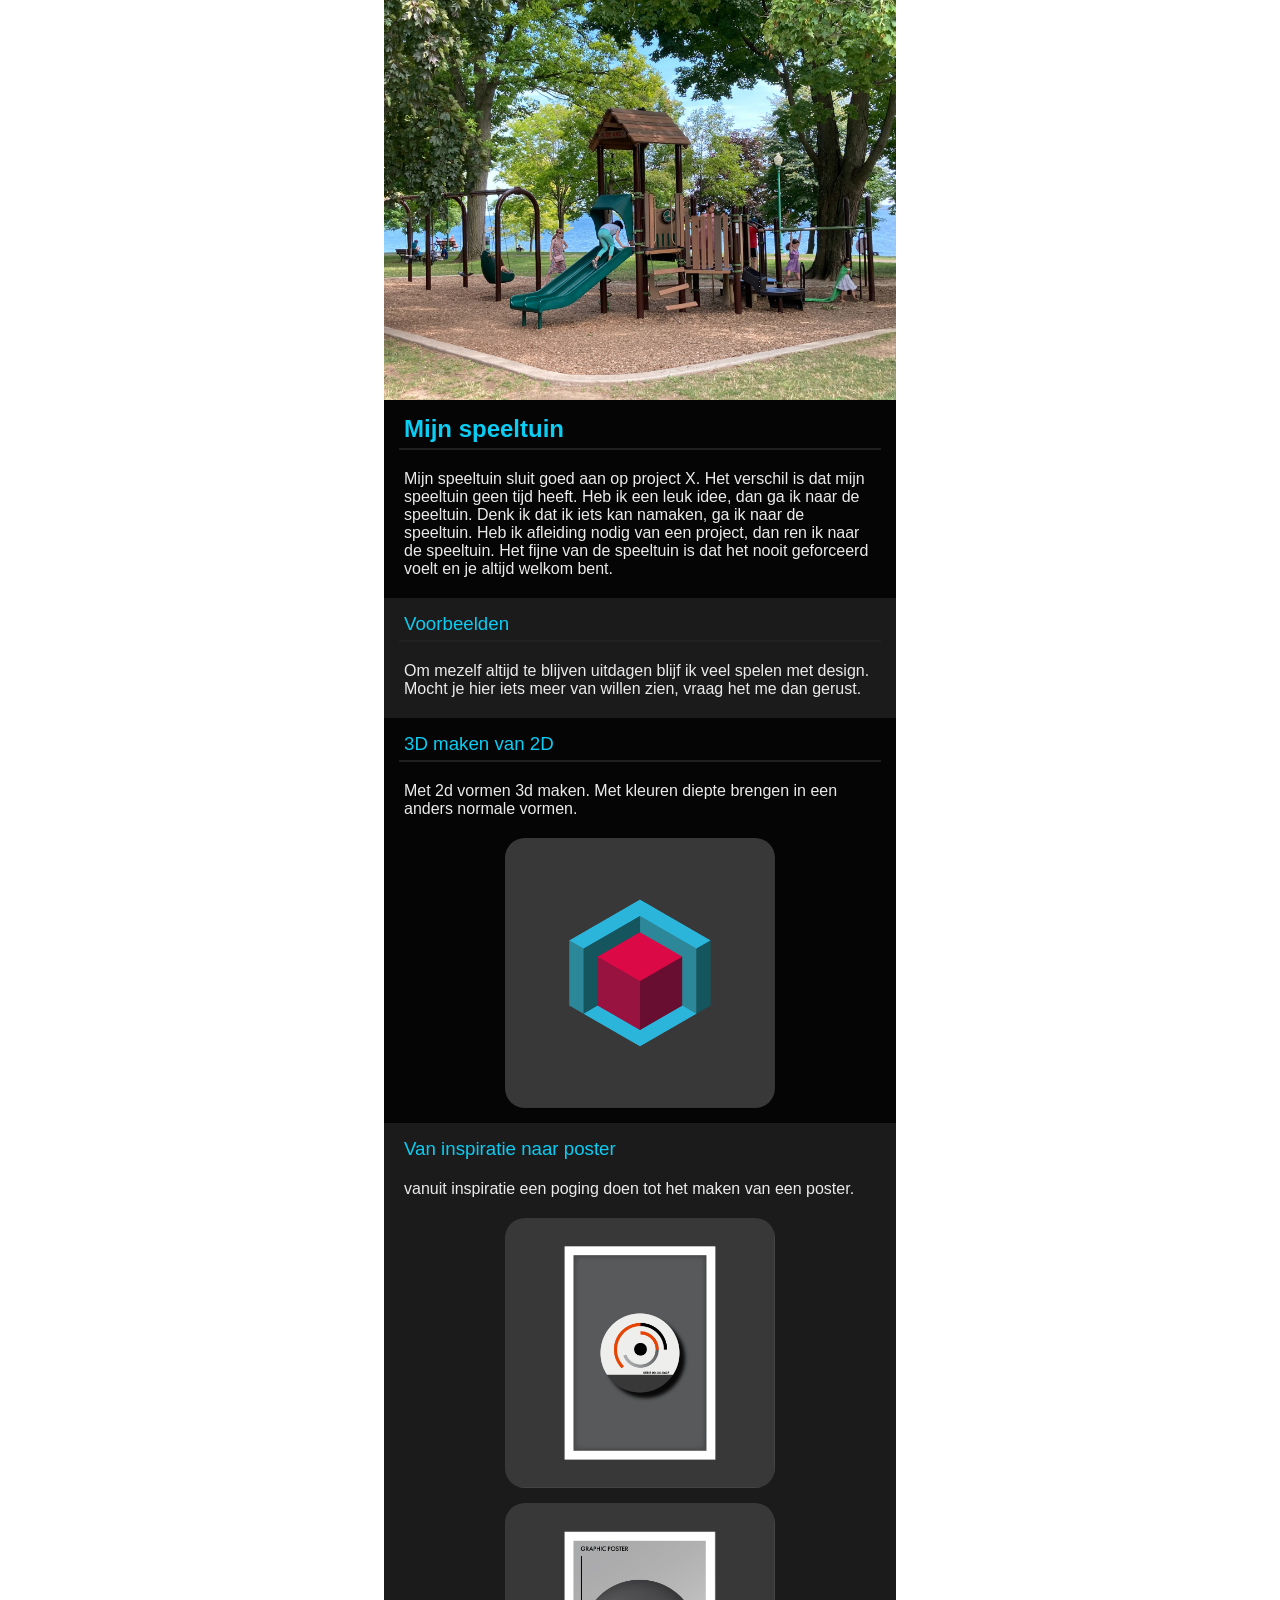
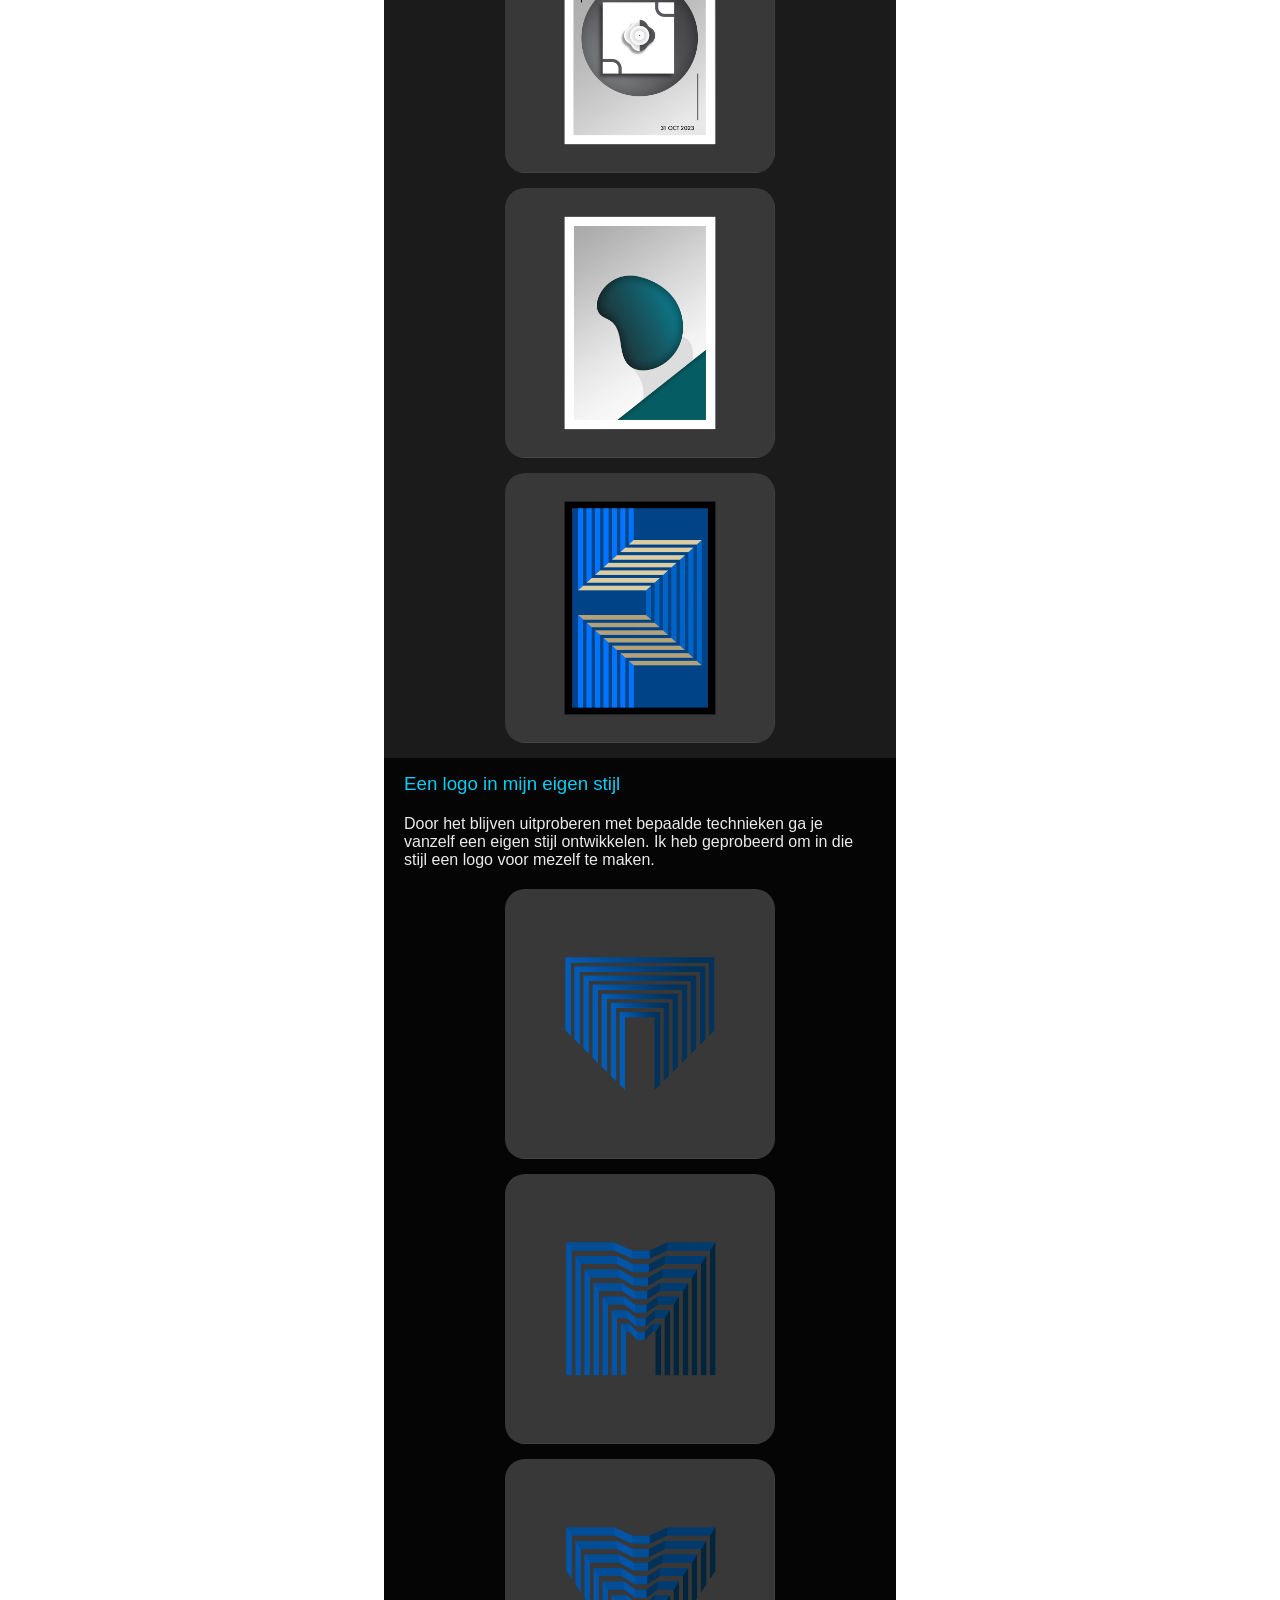
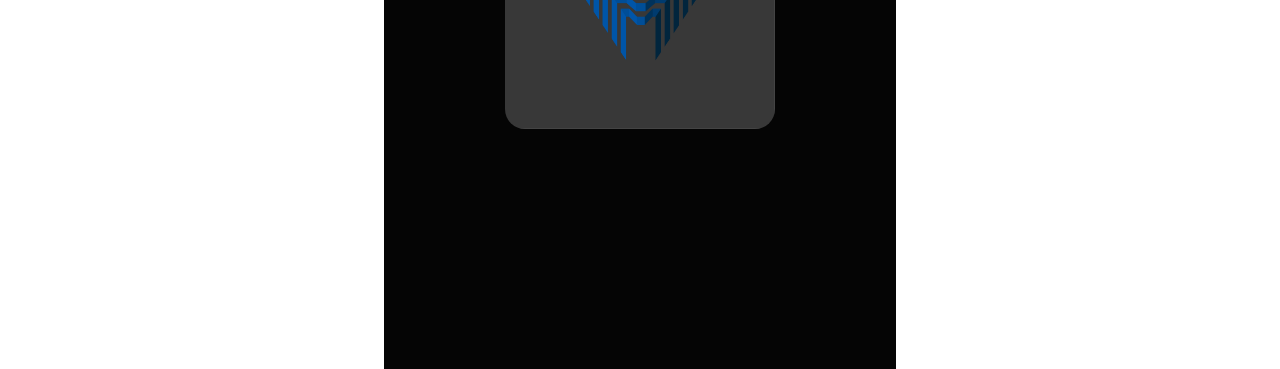
<file: Mijnspeeltuin.html>
<!DOCTYPE html>
<html lang="en">

<head>
    <meta charset="UTF-8">
    <meta name="viewport" content="width=device-width, initial-scale=1.0">
    <link rel="stylesheet" href="/Css/Index.css">
    <link rel="stylesheet" href="/Css/Dropup.css">
    <link rel="stylesheet" href="/Css/Layout.css">
    <link rel="stylesheet" href="/Css/Speeltuin.css">
    <title>Speeltuin - Martijn van Iersel</title>
</head>

<body>
    <div class="layout-hero">
        <img src="/Img/Speeltuin.jpg" alt="">
    </div>

    <div class="layout-overview">
        <section>
            <div class="layout-1">
                <h1>Mijn speeltuin</h1>
                <hr class="rounded">
                <p>Mijn speeltuin sluit goed aan op project X. Het verschil is dat mijn speeltuin geen tijd heeft. Heb
                    ik een leuk idee, dan ga ik naar de speeltuin. Denk ik dat ik iets kan namaken, ga ik naar de
                    speeltuin. Heb ik afleiding nodig van een project, dan ren ik naar de speeltuin. Het fijne van de
                    speeltuin is dat het nooit geforceerd voelt en je altijd welkom bent. </p>
            </div>
        </section>

        <section>
            <div class="layout-2">
                <h3>Voorbeelden</h3>
                <hr class="rounded">
                <p>Om mezelf altijd te blijven uitdagen blijf ik veel spelen met design. Mocht je hier iets meer van
                    willen zien, vraag het me dan gerust.</p>
            </div>
        </section>

        <section>
            <div class="layout-1">
                <h3>3D maken van 2D</h3>
                <hr class="rounded">
                <p>Met 2d vormen 3d maken. Met kleuren diepte brengen in een anders normale vormen.</p>
                <div class="sp-div">
                    <img src="/Img/3d-kubus.png" alt="">
                </div>
            </div>
        </section>

        <section>
            <div class="layout-2">
                <h3>Van inspiratie naar poster</h3>
                <p>vanuit inspiratie een poging doen tot het maken van een poster.</p>
                <div class="sp-div">
                    <img src="/Img/ST-Posters/PostersExport-01.png" alt="">
                </div>
                <div class="sp-div">
                    <img src="/Img/ST-Posters/PostersExport-02.png" alt="">
                </div>
                <div class="sp-div">
                    <img src="/Img/ST-Posters/PostersExport-03.png" alt="">
                </div>
                <div class="sp-div">
                    <img src="/Img/ST-Posters/PostersExport-04.png" alt="">
                </div>
            </div>
        </section>

        <section>
            <div class="layout-1">
                <h3>Een logo in mijn eigen stijl</h3>
                <p>Door het blijven uitproberen met bepaalde technieken ga je vanzelf een eigen stijl ontwikkelen. Ik
                    heb geprobeerd om in die stijl een logo voor mezelf te maken.</p>
                    <div class="sp-div">
                        <img src="/Img/ST-logos/EigenLogo-01.png" alt="">
                    </div>
                    <div class="sp-div">
                        <img src="/Img/ST-logos/EigenLogo-02.png" alt="">
                    </div>
                    <div class="sp-div">
                        <img src="/Img/ST-logos/EigenLogo-03.png" alt="">
                    </div>
            </div>
        </section>
        <div class="balk"></div>
    </div>


</body>

</html>
</file>
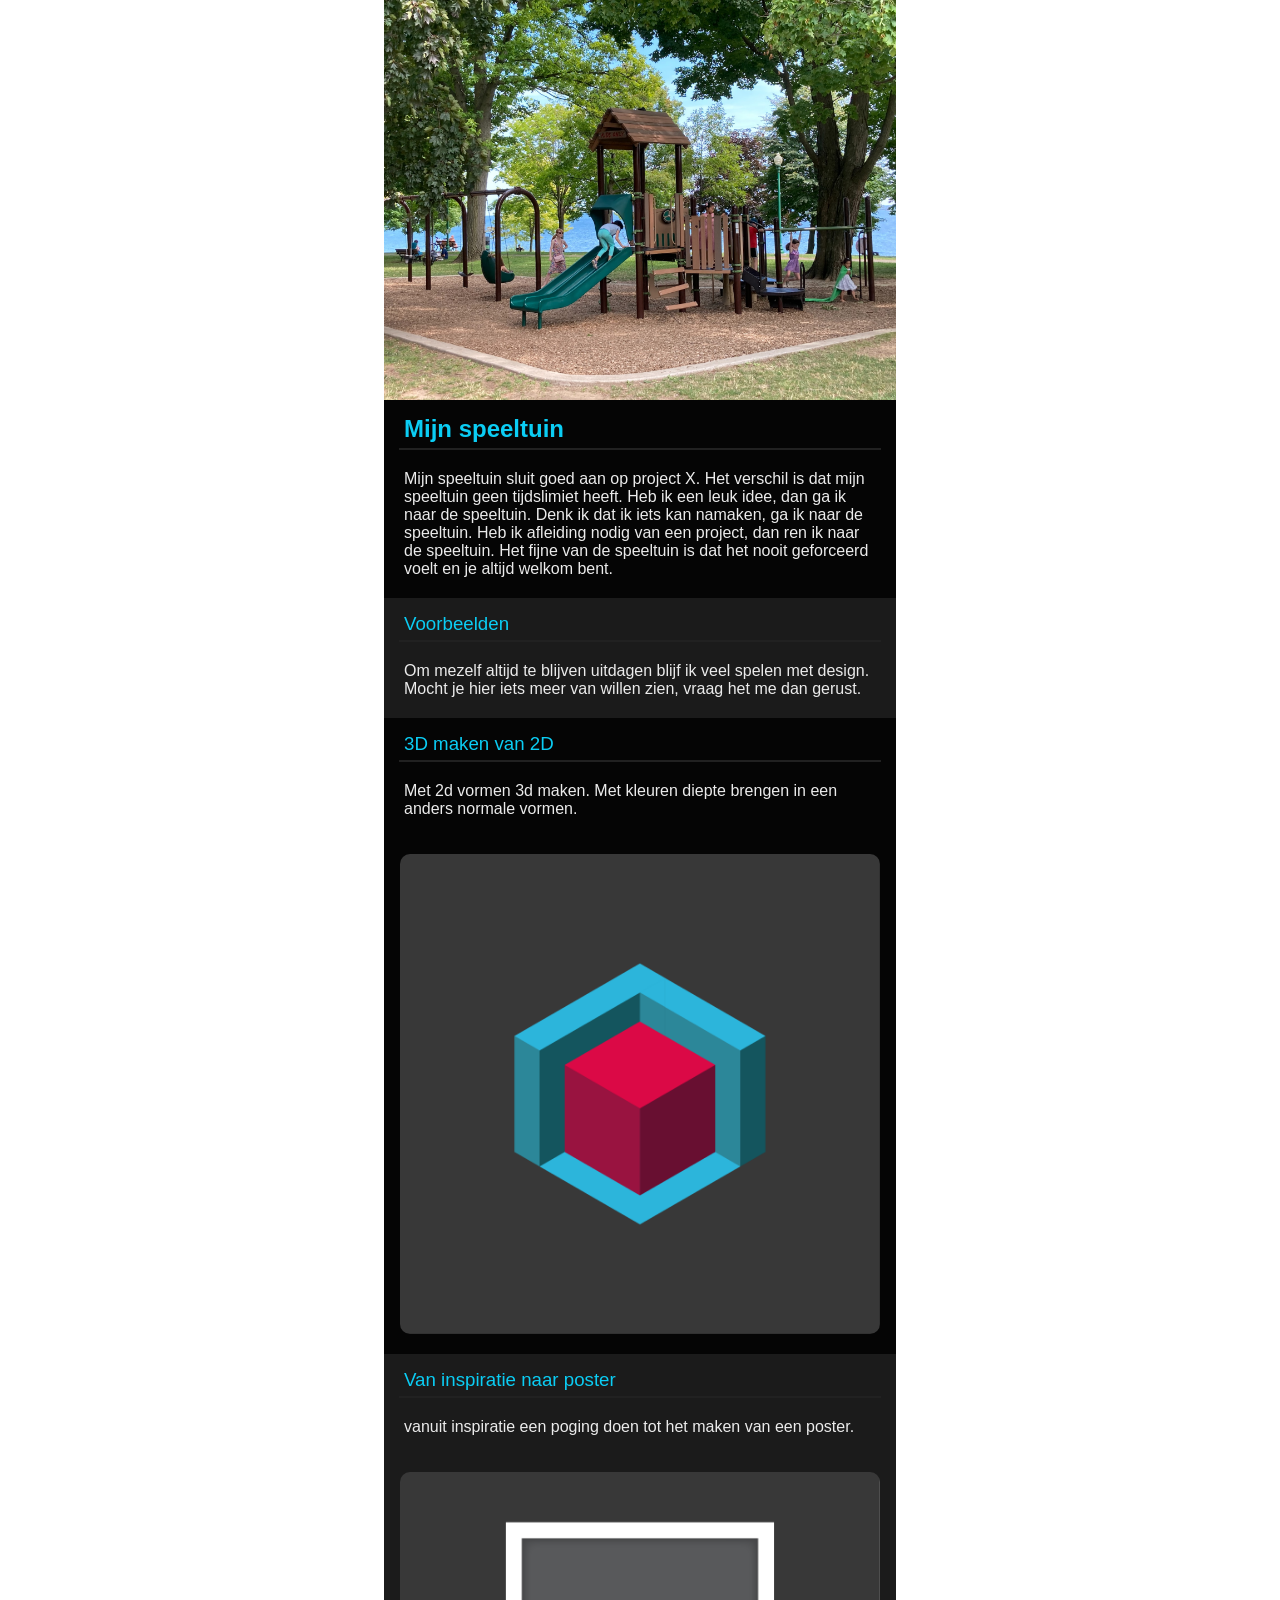
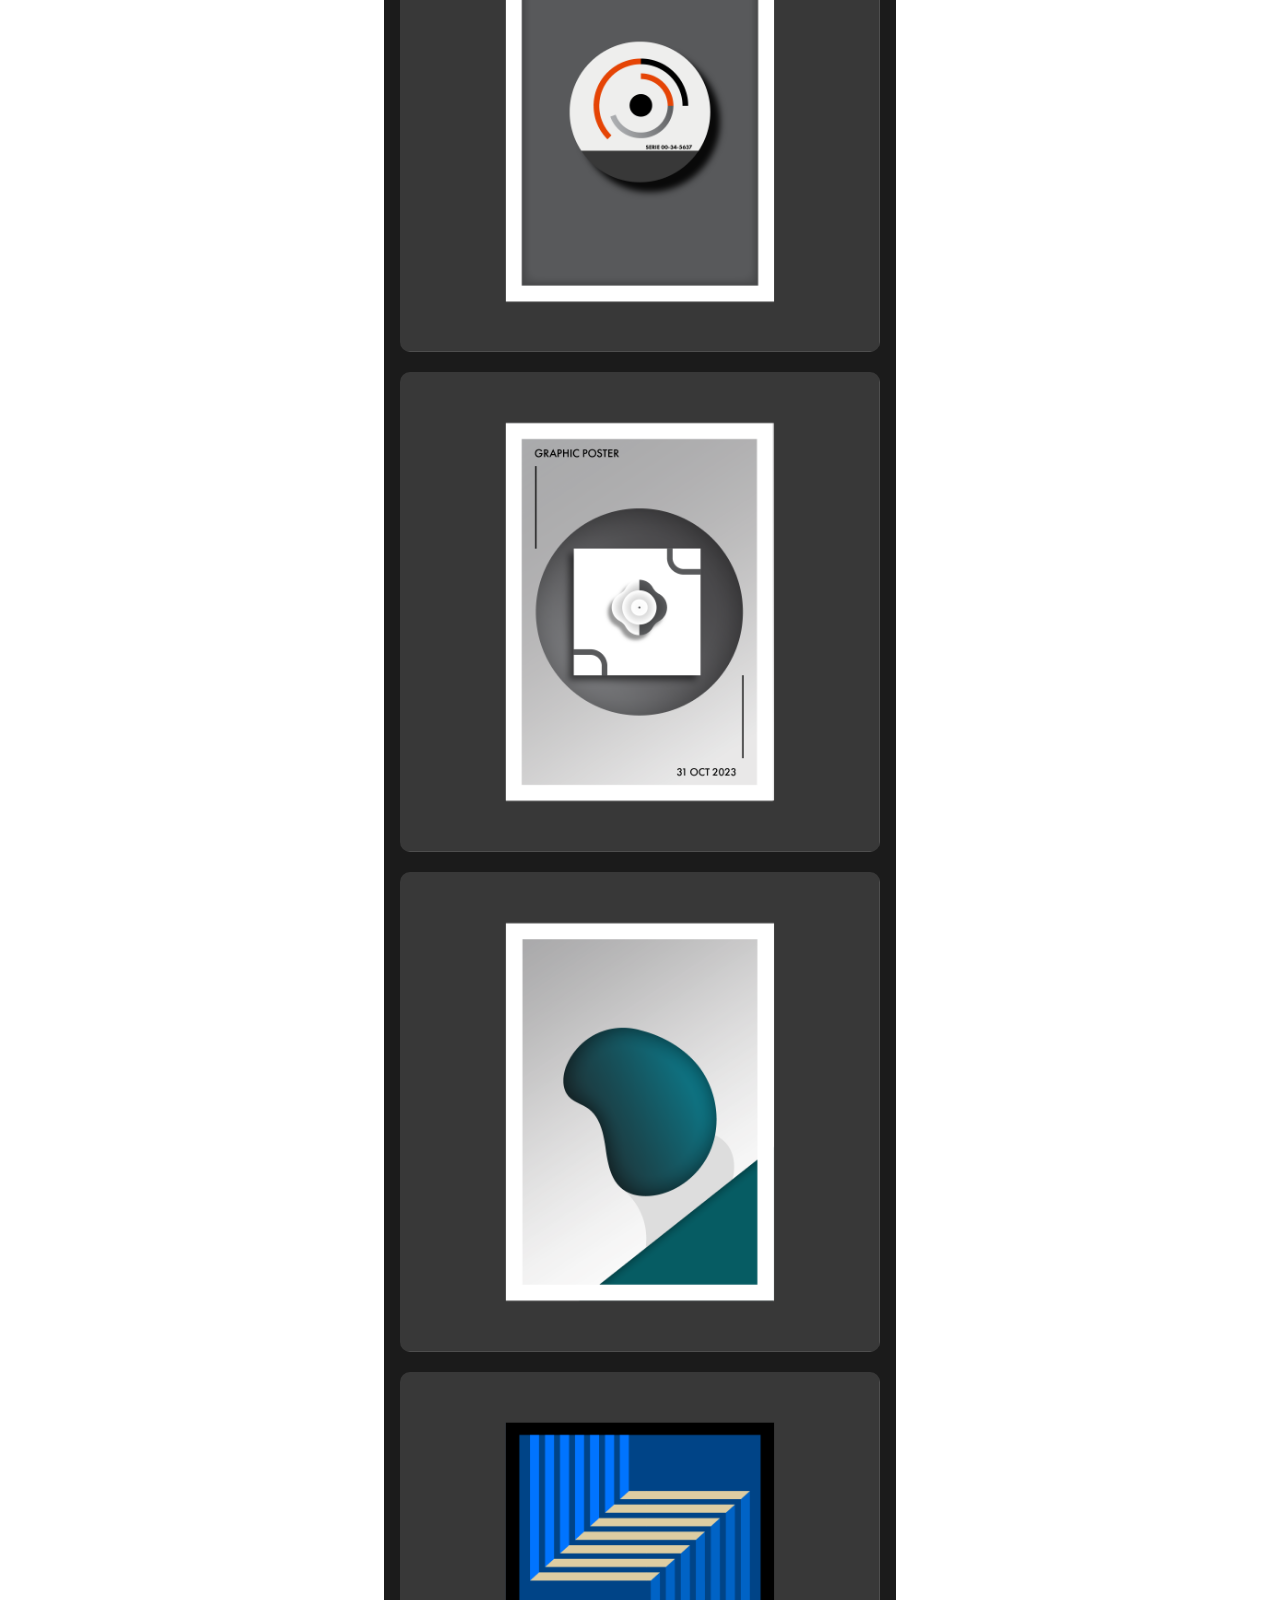
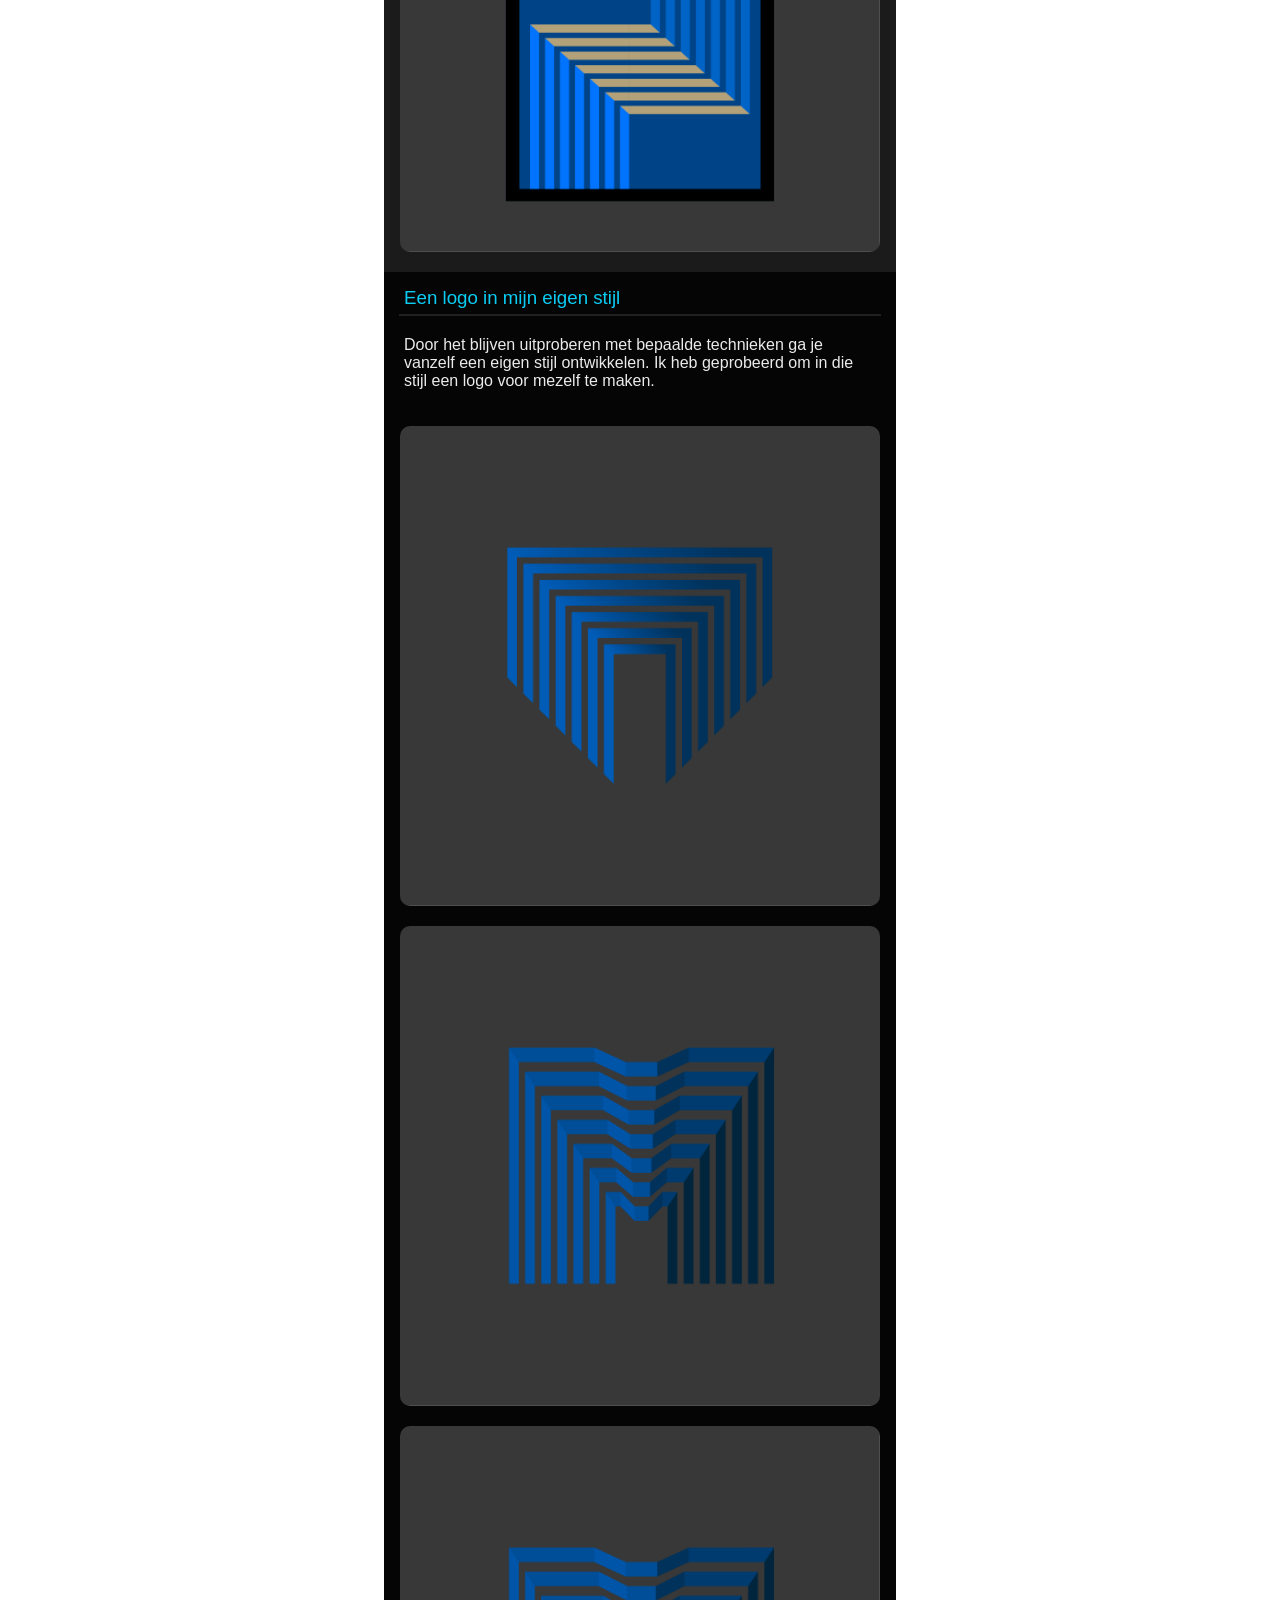
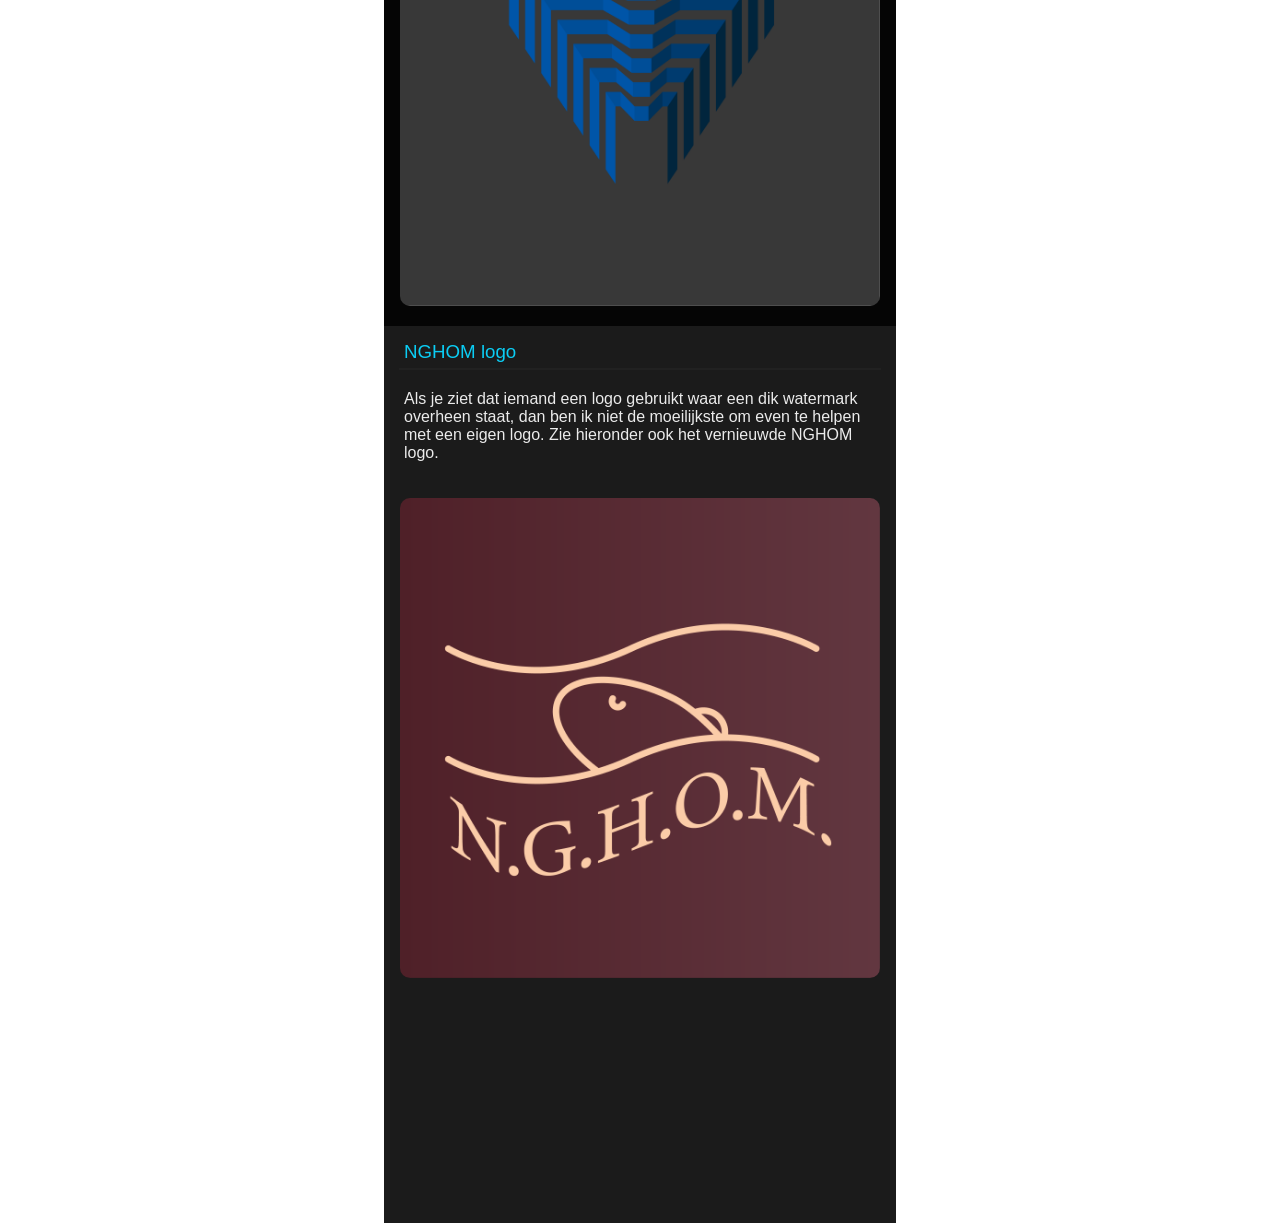
<file: mijnspeeltuin.html>
<!DOCTYPE html>
<html lang="en">

<head>
    <meta charset="UTF-8">
    <meta name="viewport" content="width=device-width, initial-scale=1.0">
    <link rel="stylesheet" href="css/index.css">
    <link rel="stylesheet" href="css/dropup.css">
    <link rel="stylesheet" href="css/layout.css">
    <link rel="stylesheet" href="css/mijnspeeltuin.css">
    <title>Speeltuin - Martijn van Iersel</title>
</head>

<body>
    <div class="layout-hero">
        <img src="images/Speeltuin.jpg" alt="">
    </div>

    <div class="layout-overview">
        <section>
            <div class="layout-1">
                <h1>Mijn speeltuin</h1>
                <hr class="rounded">
                <p>Mijn speeltuin sluit goed aan op project X. Het verschil is dat mijn speeltuin geen tijdslimiet heeft. Heb
                    ik een leuk idee, dan ga ik naar de speeltuin. Denk ik dat ik iets kan namaken, ga ik naar de
                    speeltuin. Heb ik afleiding nodig van een project, dan ren ik naar de speeltuin. Het fijne van de
                    speeltuin is dat het nooit geforceerd voelt en je altijd welkom bent. </p>
            </div>
        </section>

        <section>
            <div class="layout-2">
                <h3>Voorbeelden</h3>
                <hr class="rounded">
                <p>Om mezelf altijd te blijven uitdagen blijf ik veel spelen met design. Mocht je hier iets meer van
                    willen zien, vraag het me dan gerust.</p>
            </div>
        </section>

        <section>
            <div class="layout-1" style="padding-bottom: 1rem;">
                <h3>3D maken van 2D</h3>
                <hr class="rounded">
                <p>Met 2d vormen 3d maken. Met kleuren diepte brengen in een anders normale vormen.</p>

                <section>
                    <div class="sm-single-image-div">
                        <a href="images/3d-kubus.png" target="_blank"><img src="images/3d-kubus.png" alt=""></a>
                    </div>
                </section>

            </div>
        </section>

        <section>
            <div class="layout-2" style="padding-bottom: 1rem;">
                <h3>Van inspiratie naar poster</h3>
                <hr class="rounded">
                <p>vanuit inspiratie een poging doen tot het maken van een poster.</p>

                <section>
                    <div class="sm-single-image-div">
                        <a href="images/ST-Posters/PostersExport-01.png" target="_blank"><img
                                src="images/ST-Posters/PostersExport-01.png" alt=""></a>
                    </div>
                </section>
                <section>
                    <div class="sm-single-image-div">
                        <a href="images/ST-Posters/PostersExport-02.png" target="_blank"><img
                                src="images/ST-Posters/PostersExport-02.png" alt=""></a>
                    </div>
                </section>
                <section>
                    <div class="sm-single-image-div">
                        <a href="images/ST-Posters/PostersExport-03.png" target="_blank"><img
                                src="images/ST-Posters/PostersExport-03.png" alt=""></a>
                    </div>
                </section>
                <section>
                    <div class="sm-single-image-div">
                        <a href="images/ST-Posters/PostersExport-04.png" target="_blank"><img
                                src="images/ST-Posters/PostersExport-04.png" alt=""></a>
                    </div>
                </section>

            </div>
        </section>

        <section>
            <div class="layout-1" style="padding-bottom: 1rem;">
                <h3>Een logo in mijn eigen stijl</h3>
                <hr class="rounded">
                <p>Door het blijven uitproberen met bepaalde technieken ga je vanzelf een eigen stijl ontwikkelen. Ik
                    heb geprobeerd om in die stijl een logo voor mezelf te maken.</p>

                <section>
                    <div class="sm-single-image-div">
                        <a href="images/ST-logos/EigenLogo-01.png" target="_blank"><img
                                src="images/ST-logos/EigenLogo-01.png" alt=""></a>
                    </div>
                </section>
                <section>
                    <div class="sm-single-image-div">
                        <a href="images/ST-logos/EigenLogo-02.png" target="_blank"><img
                                src="images/ST-logos/EigenLogo-02.png" alt=""></a>
                    </div>
                </section>
                <section>
                    <div class="sm-single-image-div">
                        <a href="images/ST-logos/EigenLogo-03.png" target="_blank"><img
                                src="images/ST-logos/EigenLogo-03.png" alt=""></a>
                    </div>
                </section>
            </div>
        </section>

        <section>
            <div class="layout-2" style="padding-bottom: 1rem;">
                <h3>NGHOM logo</h3>
                <hr class="rounded">
                <p>Als je ziet dat iemand een logo gebruikt waar een dik watermark overheen staat, dan ben ik niet de
                    moeilijkste om even te helpen met een eigen logo. Zie hieronder ook het vernieuwde NGHOM logo. </p>
                <section>
                    <div class="sm-single-image-div">
                        <a href="images/speeltuin/nghom-logo.png" target="_blank"><img
                                src="images/speeltuin/nghom-logo.png" alt=""></a>
                    </div>
                </section>
            </div>
        </section>

        <div class="balk" style="background-color: #1b1b1b;"></div>
    </div>


</body>

</html>
</file>
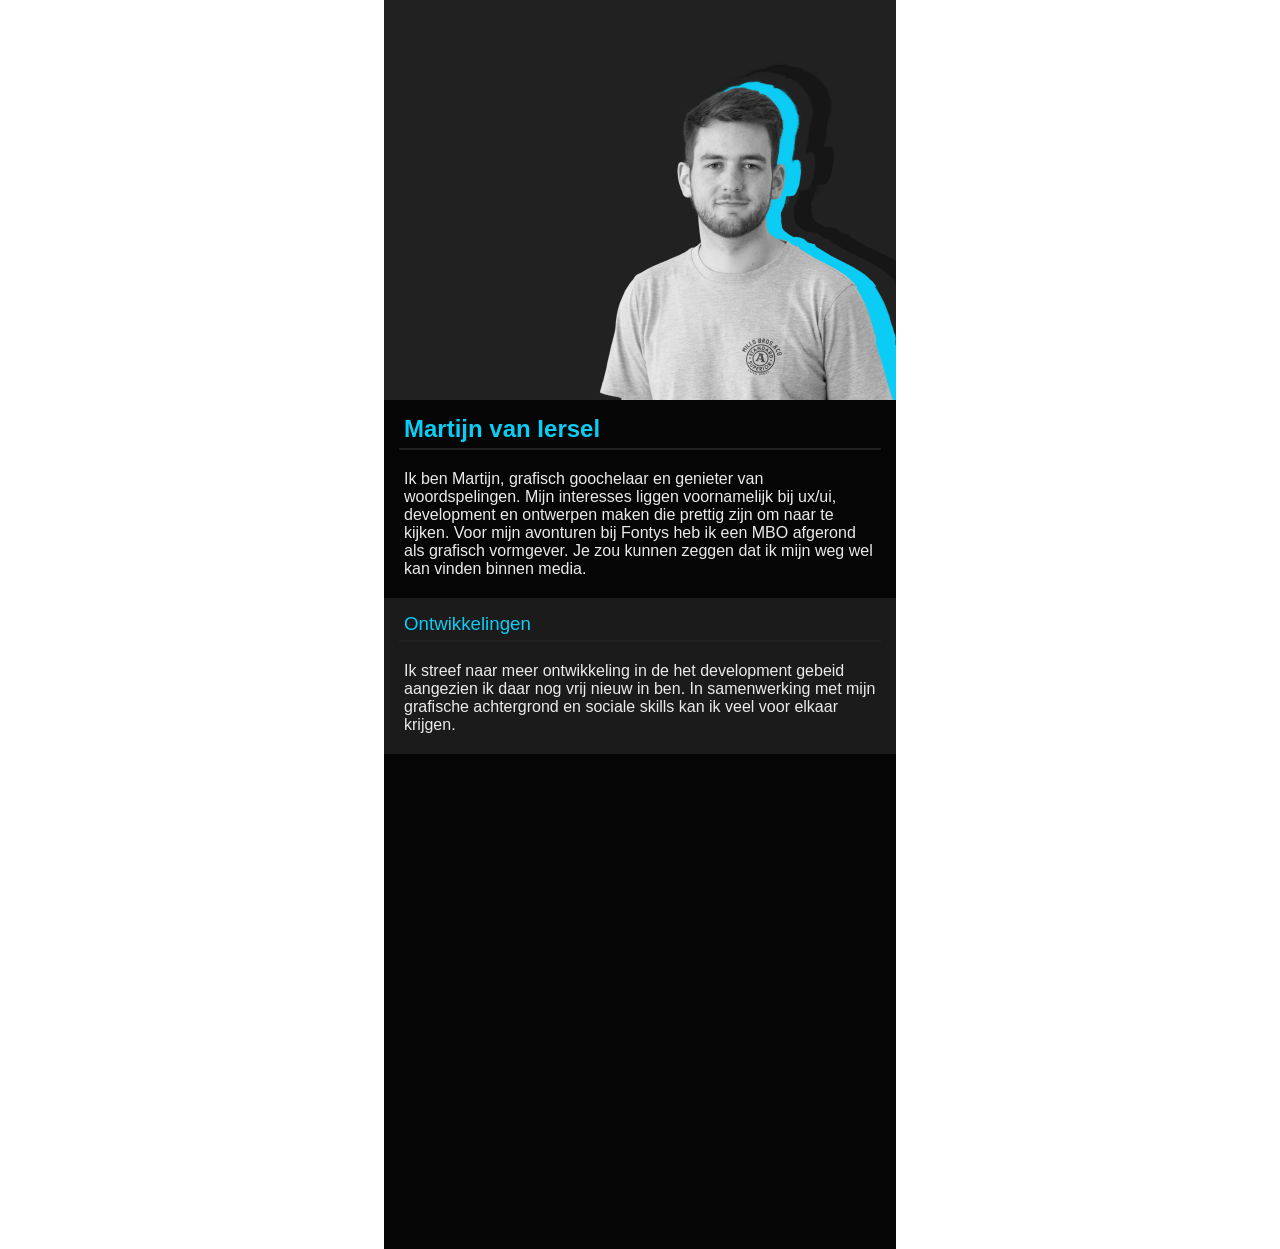
<file: overmij.html>
<!DOCTYPE html>
<html lang="en">
<head>
    <meta charset="UTF-8">
    <meta name="viewport" content="width=device-width, initial-scale=1.0">
    <link rel="stylesheet" href="css/index.css">
    <link rel="stylesheet" href="css/dropup.css">
    <link rel="stylesheet" href="css/layout.css">
    <link rel="stylesheet" href="css/overmij.css">
    <title>Over mij - Martijn van Iersel</title>
</head>
<body>
    <div class="layout-hero">
        <img src="images/MartijnHeroClear.png" alt="">
    </div>

    <div class="layout-overview">
        <section>
            <div class="layout-1">
                <h1>Martijn van Iersel</h1>
                <hr class="rounded">
                <p>Ik ben Martijn, grafisch goochelaar en genieter van woordspelingen. Mijn interesses liggen voornamelijk bij ux/ui, development en ontwerpen maken die prettig zijn om naar te kijken. Voor mijn avonturen bij Fontys heb ik een MBO afgerond als grafisch vormgever. Je zou kunnen zeggen dat ik mijn weg wel kan vinden binnen media.</p>
            </div>
        </section>
        <section>
            <div class="layout-2">
                <h3>Ontwikkelingen</h3>
                <hr class="rounded">
                <p>Ik streef naar meer ontwikkeling in de het development gebeid aangezien ik daar nog vrij nieuw in ben. In samenwerking met mijn grafische achtergrond en sociale skills kan ik veel voor elkaar krijgen.</p>
            </div>
        </section>
        <div class="balk"></div>
</body>
</html>
</file>
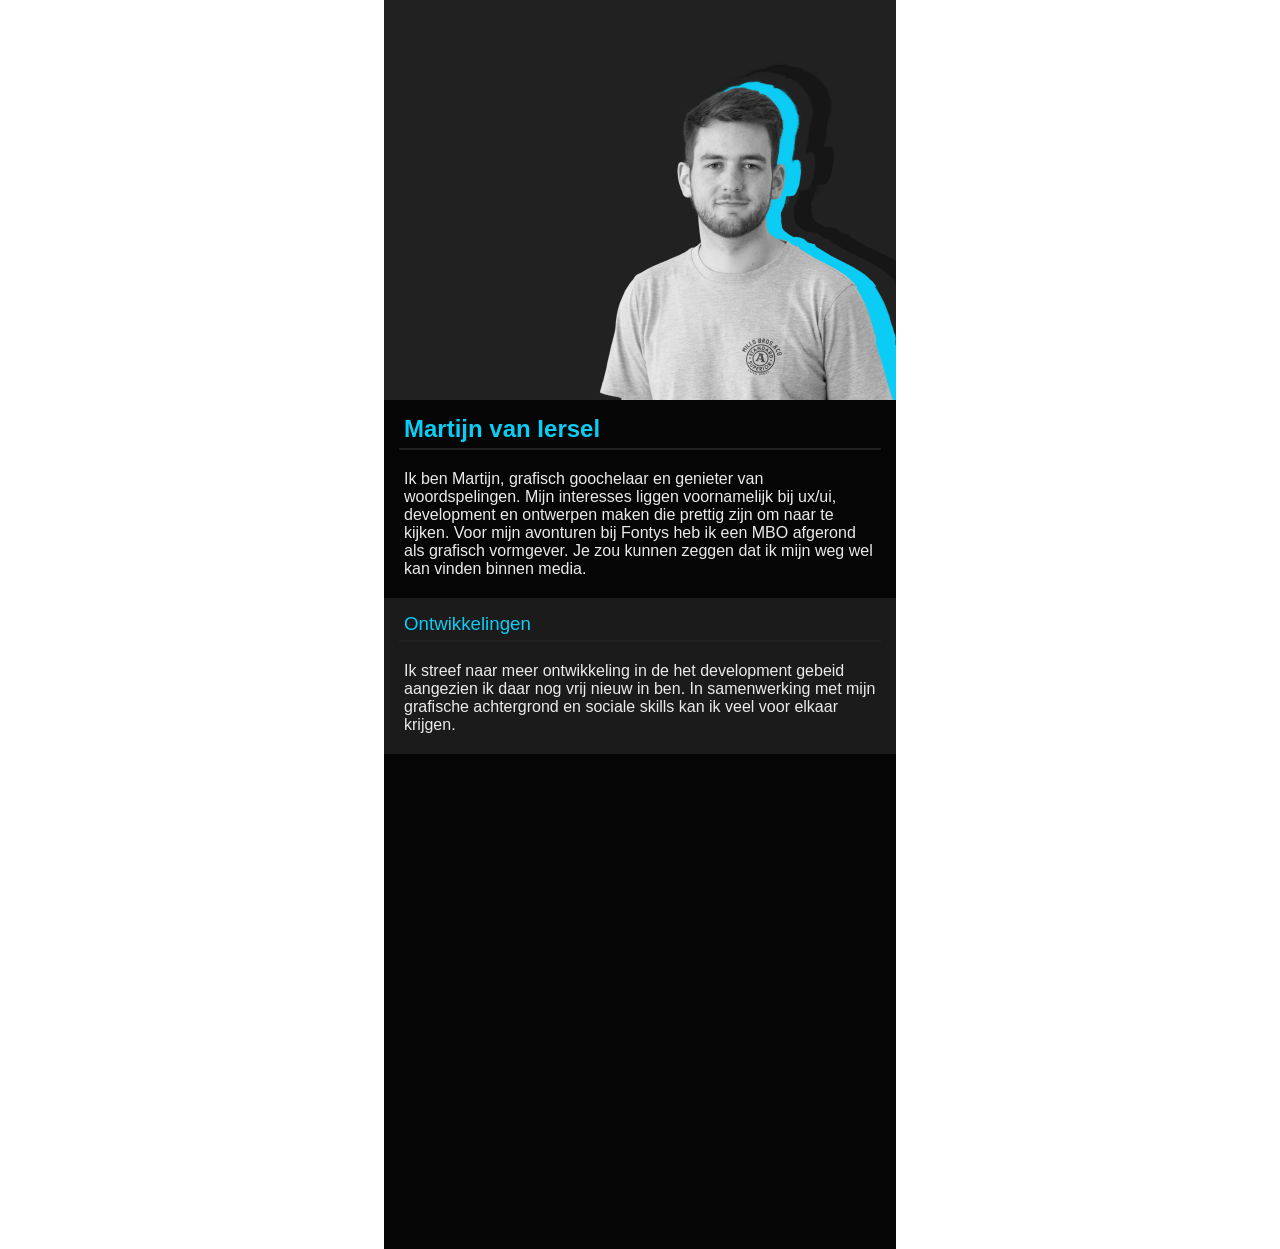
<file: Overmij.html>
<!DOCTYPE html>
<html lang="en">
<head>
    <meta charset="UTF-8">
    <meta name="viewport" content="width=device-width, initial-scale=1.0">
    <link rel="stylesheet" href="/Css/Index.css">
    <link rel="stylesheet" href="/Css/Dropup.css">
    <link rel="stylesheet" href="/Css/Layout.css">
    <link rel="stylesheet" href="/Css/Overmij.css">
    <title>Over mij - Martijn van Iersel</title>
</head>
<body>
    <div class="layout-hero">
        <img src="/Img/MartijnHeroClear.png" alt="">
    </div>

    <div class="layout-overview">
        <section>
            <div class="layout-1">
                <h1>Martijn van Iersel</h1>
                <hr class="rounded">
                <p>Ik ben Martijn, grafisch goochelaar en genieter van woordspelingen. Mijn interesses liggen voornamelijk bij ux/ui, development en ontwerpen maken die prettig zijn om naar te kijken. Voor mijn avonturen bij Fontys heb ik een MBO afgerond als grafisch vormgever. Je zou kunnen zeggen dat ik mijn weg wel kan vinden binnen media.</p>
            </div>
        </section>
        <section>
            <div class="layout-2">
                <h3>Ontwikkelingen</h3>
                <hr class="rounded">
                <p>Ik streef naar meer ontwikkeling in de het development gebeid aangezien ik daar nog vrij nieuw in ben. In samenwerking met mijn grafische achtergrond en sociale skills kan ik veel voor elkaar krijgen.</p>
            </div>
        </section>
        <div class="balk"></div>
</body>
</html>
</file>
<file: Css/Index.css>
/* Kleuren  */
:root {
    --text: #ebebeb;
    --background: #141414;
    --primary: #0bcdf4;
    --secondary: #000000;
    --accent: #f26e6e;
    --bg-secondary: #1B1B1B;
    --bg-third: #141414;
    --menubar: #212121;
    --black: #050505;
}

.bc-secondary {
    background-color: var(--bg-secondary);
}

.bc-background {
    background-color: var(--background);
}

/* Reset html */
* {
    margin: 0;
    padding: 0;
}

/* Html elements */
body {
    font-family: "aktiv-grotesk", sans-serif;
    background-color: white;
    color: var(--text);
}

a {
    color: inherit;
    text-decoration: none;
}

@media (min-width: 500px) {
    body {
        margin: 0vw 30vw 0vw 30vw;
    }
}

@media (min-width: 1400px) {
    body {
        margin: 0vw 35vw 0vw 35vw;
    }
}

/* --- Classes --- */

/* nav */
.bottom-nav {
    position: fixed;
    bottom: 0;
    left: 50%;
    transform: translate(-50%, 0);
    height: 60px;
    width: 400px;
    margin-bottom: 4vh;
    padding: 0px 1vw 0px 1vw;
    background-color: var(--menubar);
    border-radius: 15px;
    z-index: 99;

    display: flex;
    align-items: center;
    justify-content: space-between;
}

.bottom-nav-home {
    font-size: 20pt;
}

.bottom-nav-arrow {
    height: 40px;
    width: 40px;
}

.bottom-nav-items {
    position: absolute;
}

/* Top space */

.balk {
    height: 10vh;
}

/* Hero */
.hero {
    background-color: var(--bg-secondary);
    height: auto;
    z-index: -1;
    margin-bottom: -12px;
}

/* .hero-tekst {
    font-size: 32pt;
    font-weight: bold;
    color: var(--primary);
    position: absolute;
    top: 150px;
} */

.hero-img-div {
    z-index: -1;
    object-fit: cover;
}

.hero-img {
    width: 100%;
    height: auto;

}

.blackie {
    background-color: rgba(0, 0, 0, 0.2);
    height: 100%;
    width: 100%;
    opacity: 0.7;
}

/* Tickets */
.ticket {
    height: auto;
    background-color: var(--primary);
    margin: 0px 2vw 1vh 2vw;
    border-radius: 15px;
    /* overflow: hidden; */
    position: relative;
}

.ticket-img-div {
    height: 175px;
    width: auto;
}

.ticket-img {
    width: 100%;
    height: 100%;
    object-fit: cover;
    overflow: hidden;
    border-radius: 10px 10px 0px 0px;
}

.ticket-text {
    text-align: center;
    vertical-align: middle;
    padding-top: 2vh;
    padding-bottom: 2vh;
}

.menu-ruimte {
    padding-bottom: 10vh;
    background-color: var(--background);

}

.sm-img-div {
    display: flex;
    justify-content: center;
    gap: 15px;
    height: 15vh;
    width: auto;
    background-size: cover;
    background-repeat: no-repeat;
    border-radius: 15px;
    padding-bottom: 2vh;
}

.sm-text-div {
    display: flex;
    justify-content: space-evenly;
    padding-bottom: 2vh;
}

.lose-link {
    padding: 0px 0px 3vh 20px;
}

.sm-img-div img {
    border-radius: 15px;
}

.sm-img-div a {
    width: 100px;
}

/* --- Id --- */
#quote {
    text-align: center;
    padding: 3vh 3vw 3vh 3vw;
    background-color: var(--background);
    border-radius: 15px 15px 0px 0px;
    z-index: 1;
}
</file>
<file: Css/Dropup.css>
.dropup {
    height: 60px;
    width: 400px;
    position: fixed;
    bottom: 0;
    left: 50%;
    transform: translate(-50%, 0);
    z-index: 99;
    margin-bottom: 4vh;
    background-color: #212121;
    border-radius: 0px 0px 15px 15px;
}

.dropup .dropup-items {
    background-color: var(--black);
    visibility: hidden;
    width: 350px;
    left: 0;
    position: absolute;
    display: flex;
    flex-direction: column;
    gap: 15px;
    margin-bottom: 256px;
    padding: 10px 25px 10px 25px;
    font-size: 20pt;
    border-radius: 15px 15px 0px 0px;
}

.dropup .dropup-items::after {
content: "";
position: absolute;
top: 100%;
left: 50%;
}

.popup .show {
    visibility: visible;
    -webkit-animation: fadeIn 1s;
    animation: fadeIn 1s;
}

.dropup-balk {
    height: 60px;
    display: flex;
    align-items: center;
    justify-content: space-between;
    padding: 0px 25px 0px 25px;
}

.dropup-text {
    font-size: 20pt;
}

.dropup-icon {
    height: 40px;
    width: 40px;
}

.dropup a {
    color: inherit;
    text-decoration: none;
}
</file>
<file: Css/Layout.css>
h1 {
    color: var(--primary);
    padding-top: 15px;
    padding-left: 20px;
}

p {
    padding: 20px;
}

h3 {
    padding-top: 15px;
    padding-left: 20px;
    font-weight: normal;
    color: var(--primary);
}

.layout-button-div {
    display: flex;
    justify-content: center;
}

.layout-overview a {
    color: var(--primary);
}

hr.rounded {
    border: 1px solid var(--menubar);
    margin: 5px 15px 0px 15px;
}

.layout-hero {
    height: 400px;
}

.layout-hero img {
    height: 400px;
    width: 100%;
    object-fit: cover;
    overflow: hidden;
}

.layout-1 {
    background-color: var(--black);
    /* border-radius: 15px 15px 0px 0px; */
}

.speeltuin-button {
    display: block;
    border: solid 3px var(--primary);
    background-color: var(--black);
    display: flex;
    justify-content: center;
}

/* .a-as-button {
    
} */

/* .layout-1 .button-div {
    border: solid 3px var(--primary);
    background-color: var(--black);
    padding: 1vh 5vw;
    color: var(--primary);
    border-radius: 10px;
    margin-bottom: 5vh;
}

.layout-1 button:hover{
    background-color: var(--primary);
    border: solid 3px var(--black);
    color: var(--black);
} */

.layout-2 {
    background-color: var(--bg-secondary);
    /* border-radius: 15px 15px 0px 0px; */
}

.layout-3 {
    height: 45vh;
}
</file>
<file: Css/Leeruikomsten.css>
.italic {
    font-style: italic;
    opacity: .8;
}

.lu-space {
    background-color: var(--black);
    height: 10vh;
}
</file>
<file: css/index.css>
/* Kleuren  */
:root {
    --text: #ebebeb;
    --background: #141414;
    --primary: #0bcdf4;
    --secondary: #000000;
    --accent: #f26e6e;
    --bg-secondary: #1B1B1B;
    --bg-third: #141414;
    --menubar: #212121;
    --black: #050505;
}

.bc-secondary {
    background-color: var(--bg-secondary);
}

.bc-background {
    background-color: var(--background);
}

/* Reset html */
* {
    margin: 0;
    padding: 0;
}

/* Html elements */
body {
    font-family: "aktiv-grotesk", sans-serif;
    background-color: white;
    color: var(--text);
}

a {
    color: inherit;
    text-decoration: none;
}

@media (min-width: 500px) {
    body {
        margin: 0vw 30vw 0vw 30vw;
    }
}

@media (min-width: 1400px) {
    body {
        margin: 0vw 35vw 0vw 35vw;
    }
}

/* --- Classes --- */

/* nav */
.bottom-nav {
    position: fixed;
    bottom: 0;
    left: 50%;
    transform: translate(-50%, 0);
    height: 60px;
    width: 400px;
    margin-bottom: 4vh;
    padding: 0px 1vw 0px 1vw;
    background-color: var(--menubar);
    border-radius: 15px;
    z-index: 99;

    display: flex;
    align-items: center;
    justify-content: space-between;
}

.bottom-nav-home {
    font-size: 20pt;
}

.bottom-nav-arrow {
    height: 40px;
    width: 40px;
}

.bottom-nav-items {
    position: absolute;
}

/* Top space */

.balk {
    height: 10vh;
}

/* Hero */
.hero {
    background-color: var(--bg-secondary);
    height: auto;
    position: relative;
    margin-bottom: -12px;
}

/* .hero-tekst {
    font-size: 32pt;
    font-weight: bold;
    color: var(--primary);
    position: absolute;
    top: 150px;
} */

.hero-img-div {
    object-fit: cover;
}

.hero-img {
    width: 100%;
    height: auto;

}

.blackie {
    background-color: rgba(0, 0, 0, 0.2);
    height: 100%;
    width: 100%;
    opacity: 0.7;
}

/* Tickets */
.ticket {
    height: auto;
    background-color: var(--primary);
    margin: 0px 2vw 1vh 2vw;
    border-radius: 15px;
    /* overflow: hidden; */
    position: relative;
}

.ticket-img-div {
    height: 175px;
    width: auto;
}

.ticket-img {
    width: 100%;
    height: 100%;
    object-fit: cover;
    overflow: hidden;
    border-radius: 10px 10px 0px 0px;
}

.ticket-text {
    text-align: center;
    vertical-align: middle;
    padding-top: 2vh;
    padding-bottom: 2vh;
}

.menu-ruimte {
    padding-bottom: 10vh;
    background-color: var(--background);

}

/* double images */

.sm-double-img-div {
    width: auto;
    height: auto;
    display: flex;
    gap: 3%;
    padding-inline: 1rem;
    padding-bottom: 1rem;
}

.sm-double-img-div img {
    width: 100%;
    border-radius: 10px;
}

.sm-image-flex {
    display: flex;
    flex-direction: column;
    align-items: center;
    flex: 1;
}

.sm-image-flex a {
    padding-top: 1rem;
}

/* single image */

.sm-single-image-div {
    width: auto;
    display: flex;
    flex-direction: column;
    align-items: center;
    padding-inline: 1rem;
}

.sm-single-image-div a {
    padding-top: 1rem;
}

.sm-single-image-div img {
    width: 100%;
    border-radius: 10px;
}


/* .sm-img-div {
    display: flex;
    justify-content: center;
    gap: 15px;
    height: 15vh;
    width: auto;
    background-size: cover;
    background-repeat: no-repeat;
    border-radius: 15px;
    padding-bottom: 2vh;
}

.sm-text-div {
    display: flex;
    justify-content: space-evenly;
    padding-bottom: 2vh;
}

.lose-link {
    padding: 0px 0px 3vh 20px;
}

.sm-img-div img {
    border-radius: 15px;
}

.sm-img-div a {
    width: 100px;
} */

/* --- Id --- */
#quote {
    background-color: var(--background);
    padding: 2rem;
    display: flex;
    justify-content: center;
    text-align: center;
    border-radius: 10px 10px 0px 0px;
    position: relative;
    z-index: 1;
}

#quote h1 {
    font-family: "futura-pt", sans-serif;
}

#quote a {
    color: var(--primary);
    text-decoration: underline;
}

#quote a:visited {
    color: var(--primary);
    text-decoration: underline;
}
</file>
<file: css/dropup.css>
nav {
    
}

.dropup {
    height: 500px;
    width: 80%;
    border: 1px solid green;
}

.dropup-items {}

.dropup-items div {
    height: 100px;
    border-radius: 10px 10px 0px 0px;
    background-color: var(--secondary);
    display: flex;
    align-items: center;
    padding-left: 1rem;
}

.dropup-items a {
    color: white;
    font-size: 1.5rem;
}

.dropup-balk {
    background-color: blue;
    height: 100px;
    display: flex;
    align-items: center;
    font-size: 1.5rem;
}
</file>
<file: css/layout.css>
h1 {
    color: var(--primary);
    padding-top: 15px;
    padding-left: 20px;
}

p {
    padding: 20px;
}

h3 {
    padding-top: 15px;
    padding-left: 20px;
    font-weight: normal;
    color: var(--primary);
}

.layout-button-div {
    display: flex;
    justify-content: center;
}

.layout-overview a {
    color: var(--primary);
}

hr.rounded {
    border: 1px solid var(--menubar);
    margin: 5px 15px 0px 15px;
}

.layout-hero {
    height: 400px;
}

.layout-hero img {
    height: 400px;
    width: 100%;
    object-fit: cover;
    overflow: hidden;
}

.layout-1 {
    background-color: var(--black);
    /* border-radius: 15px 15px 0px 0px; */
}

.speeltuin-button {
    display: block;
    border: solid 3px var(--primary);
    background-color: var(--black);
    display: flex;
    justify-content: center;
}

/* .a-as-button {
    
} */

/* .layout-1 .button-div {
    border: solid 3px var(--primary);
    background-color: var(--black);
    padding: 1vh 5vw;
    color: var(--primary);
    border-radius: 10px;
    margin-bottom: 5vh;
}

.layout-1 button:hover{
    background-color: var(--primary);
    border: solid 3px var(--black);
    color: var(--black);
} */

.layout-2 {
    background-color: var(--bg-secondary);
    /* border-radius: 15px 15px 0px 0px; */
}

.layout-3 {
    height: 45vh;
}
</file>
<file: css/leeruikomsten.css>
.italic {
    font-style: italic;
    opacity: .8;
}

.lu-space {
    background-color: var(--black);
    height: 10vh;
}
</file>
<file: Css/MercedesBenzTrucks.css>
.balk {
    background-color: var(--black);
}
</file>
<file: css/mercedesbenztrucks.css>
.balk {
    background-color: var(--black);
}
</file>
<file: Css/Speeltuin.css>
.balk {
    height: 25vh;
    background-color: var(--black);
}

.sp-div {
    height: 30vh;
    width: auto;
    display: flex;
    justify-content: center;
    align-items: center;
    padding-bottom: 15px;
}

.sp-div img {
    height: 100%;
    object-fit: cover;
    overflow: hidden;
    justify-content: center;
    border-radius: 20px;
}
</file>
<file: css/mijnspeeltuin.css>
.balk {
    height: 25vh;
    background-color: var(--black);
}

.sp-div {
    height: 30vh;
    width: auto;
    display: flex;
    justify-content: center;
    align-items: center;
    padding-bottom: 15px;
}

.sp-div img {
    height: 100%;
    object-fit: cover;
    overflow: hidden;
    justify-content: center;
    border-radius: 20px;
}
</file>
<file: css/overmij.css>
.layout-hero {
    background-color: var(--menubar);
}

.balk {
    height: 55vh;
    background-color: var(--black);
}
</file>
<file: Css/Overmij.css>
.layout-hero {
    background-color: var(--menubar);
}

.balk {
    height: 55vh;
    background-color: var(--black);
}
</file>
